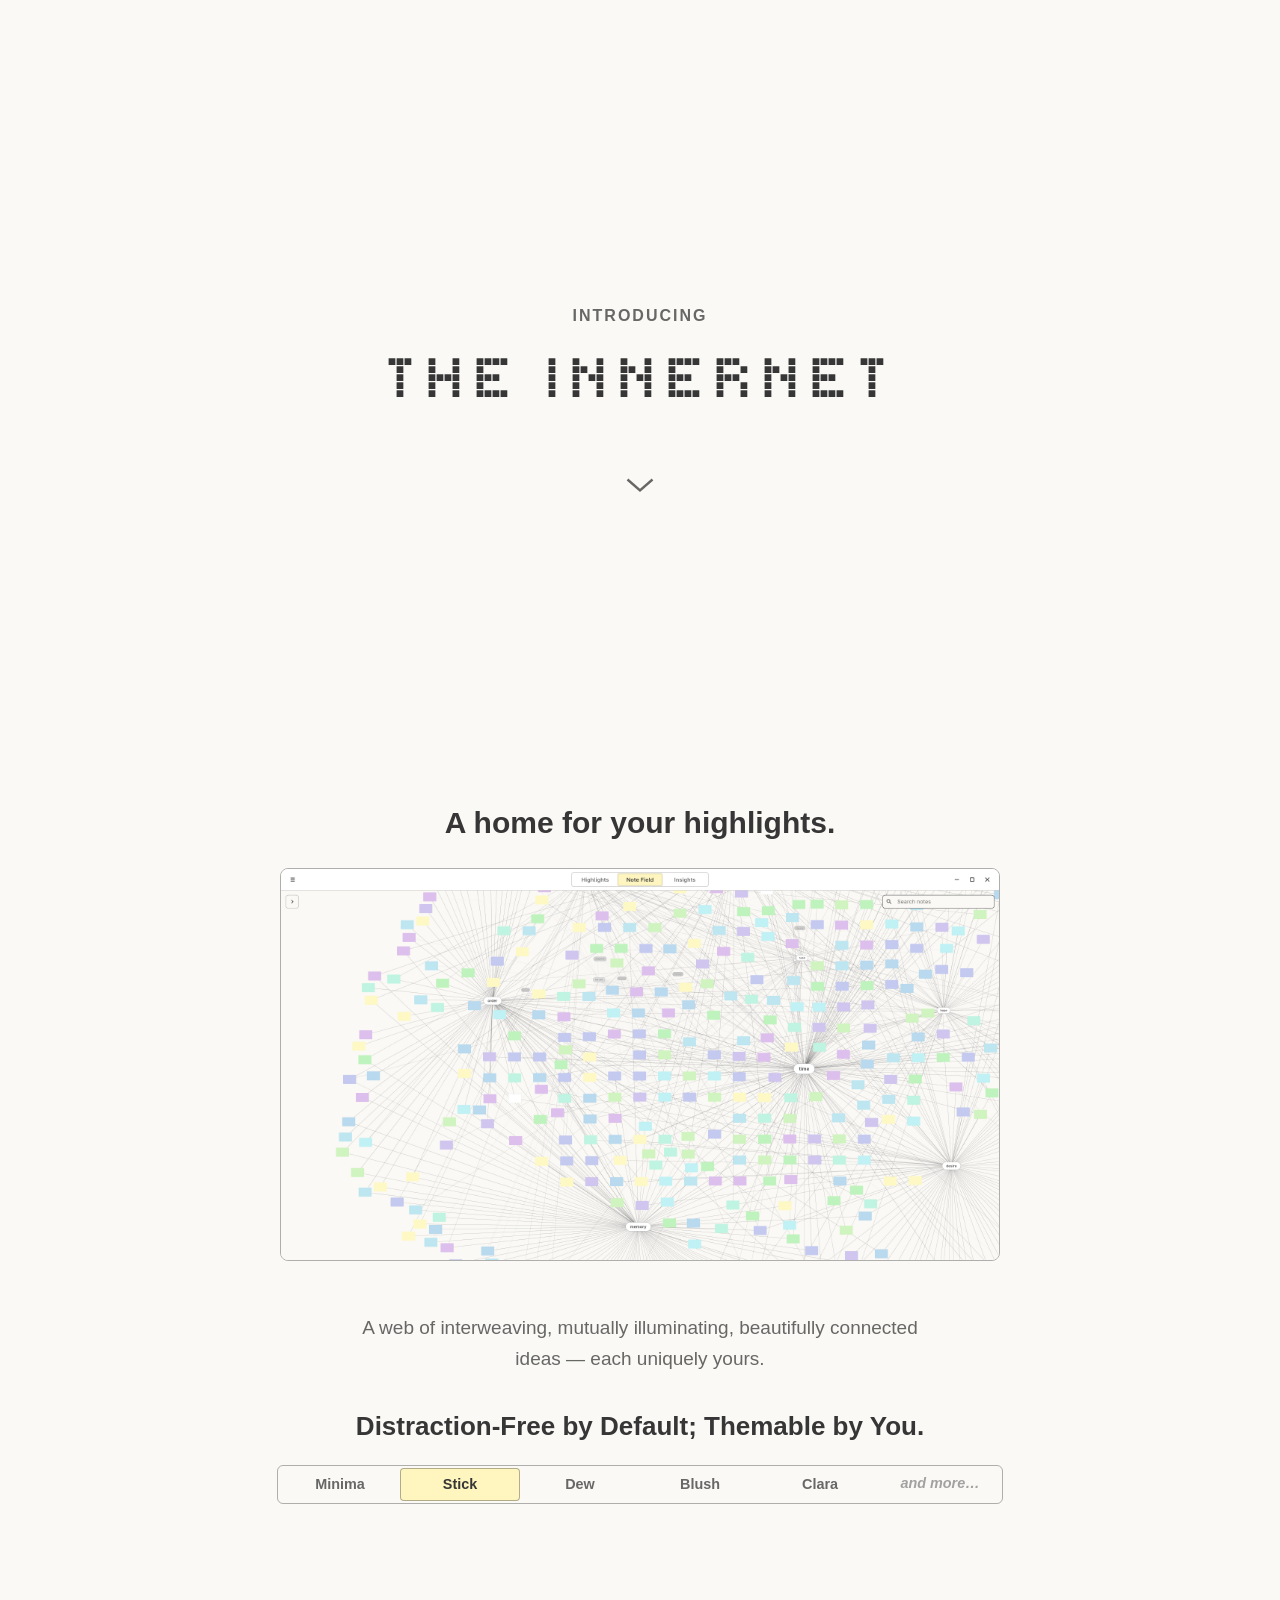
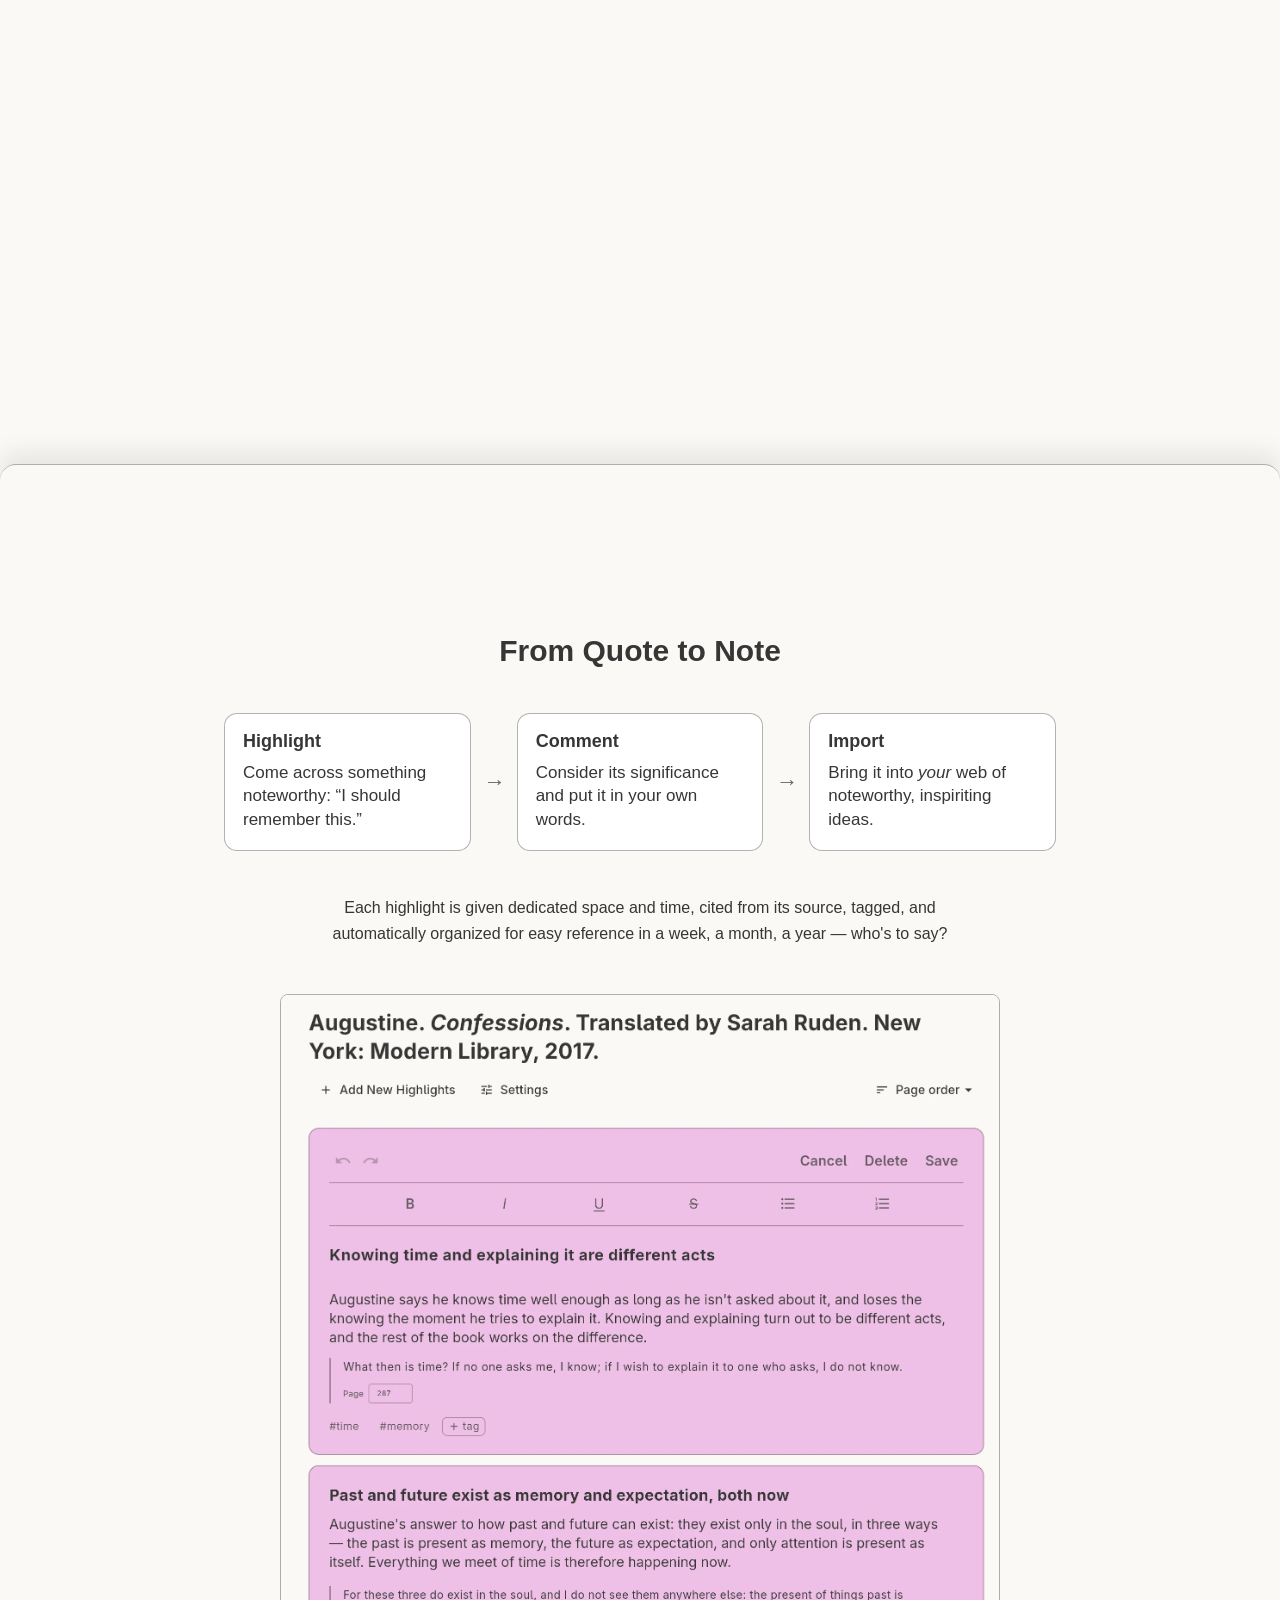
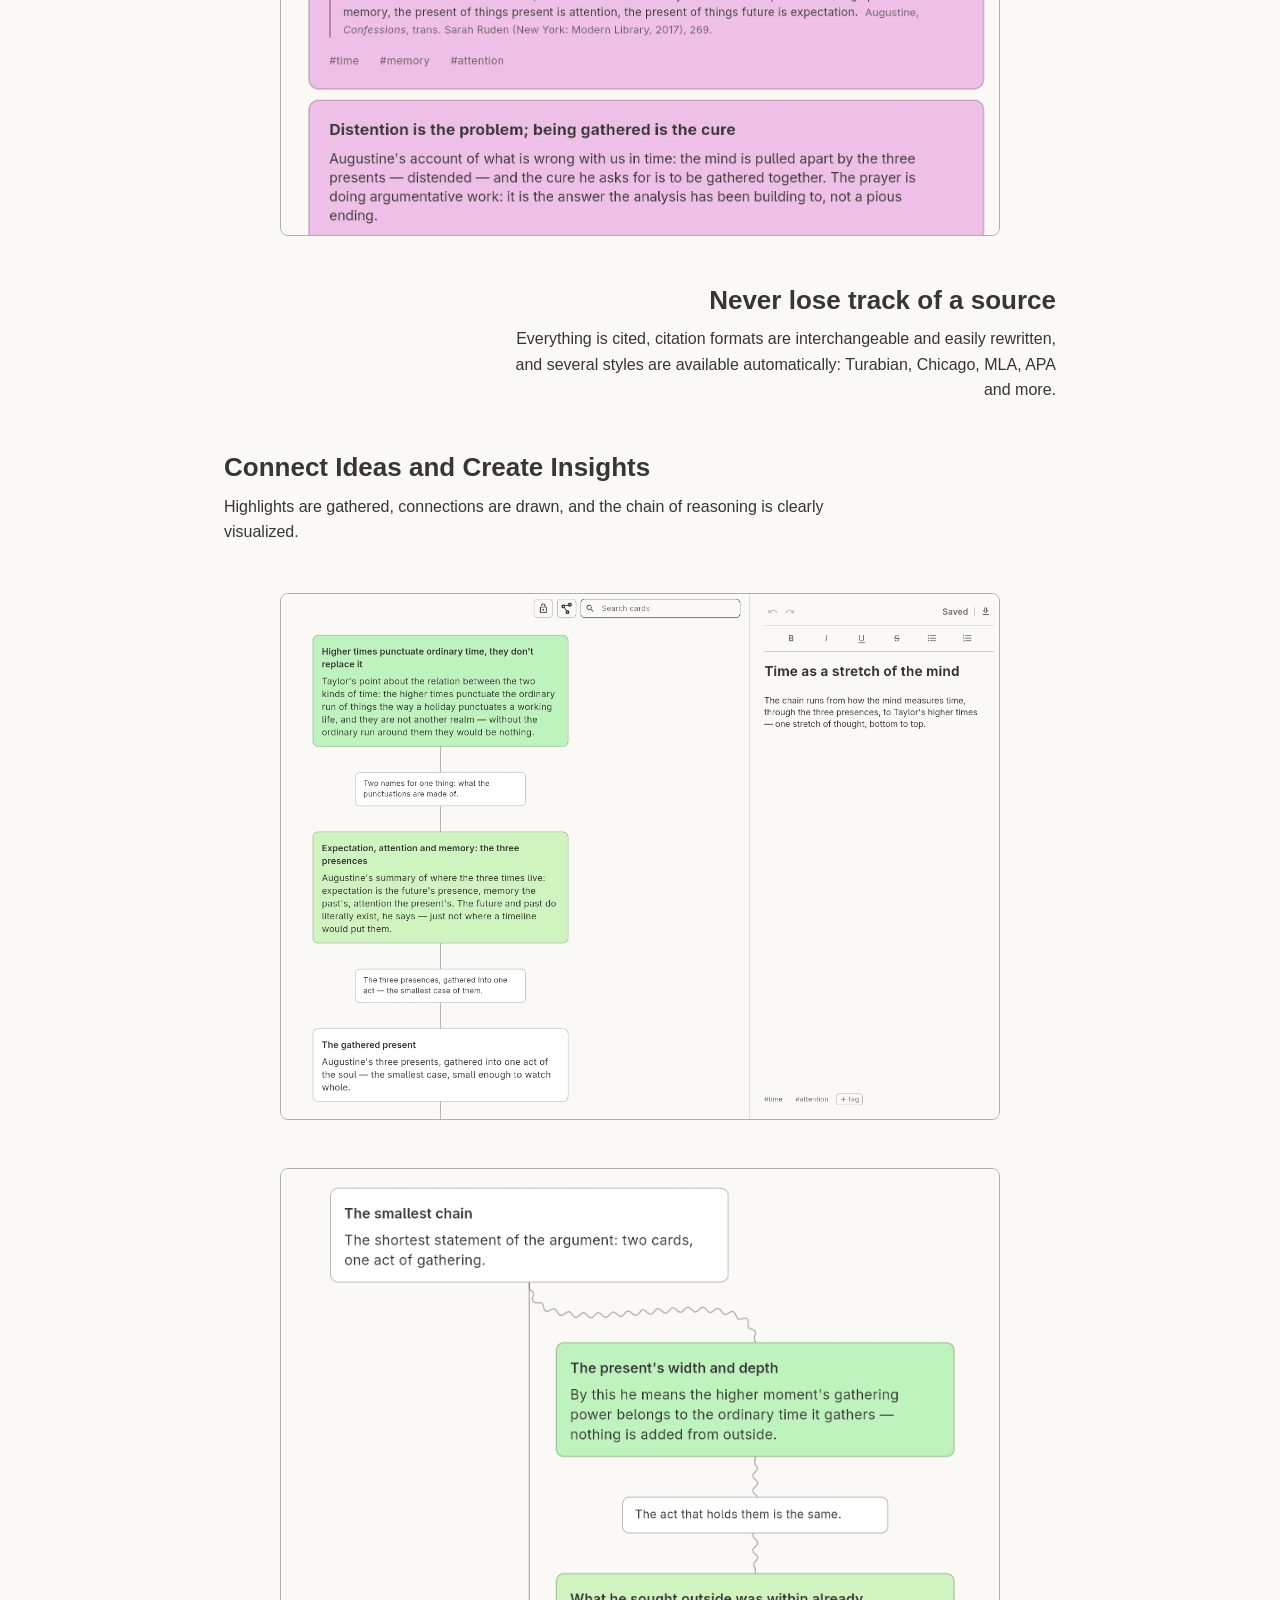
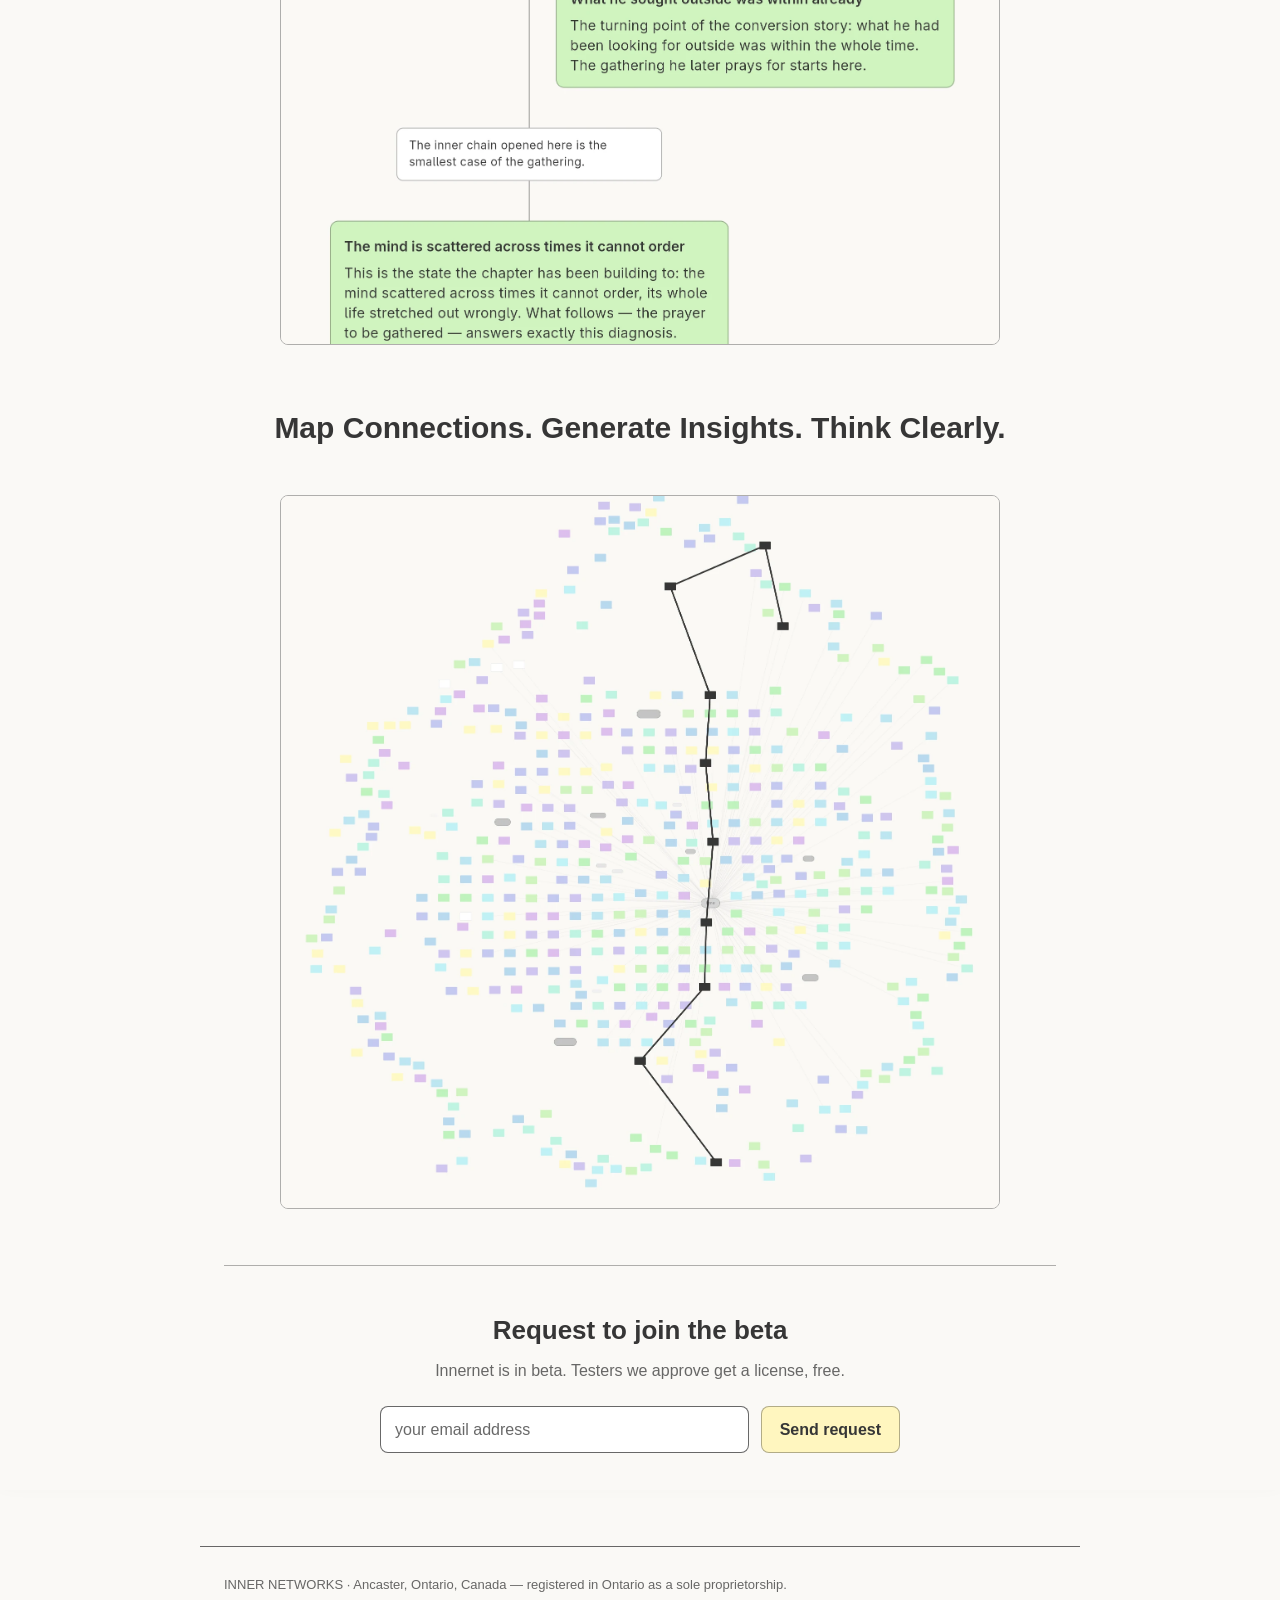
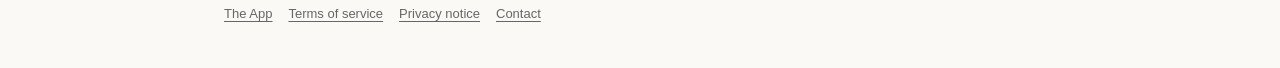
<file: index.html>
<!DOCTYPE html>
<html lang="en">
<head>
<meta charset="utf-8">
<meta name="viewport" content="width=device-width, initial-scale=1">
<title>Innernet — a home for your highlights</title>
<meta name="description" content="Innernet is a reader for the PDFs you keep coming back to: highlights become notes with citations, notes gather on a field, insights draw the connections.">
<link rel="stylesheet" href="style.css?v=20261020">
<script src="theme.js?v=20261020"></script>
<script src="beta.js?v=20261020" defer></script>
</head>
<body>
<main>
  <section class="hero mark">
    <p class="intro">Introducing</p>
    <p class="wordmark">THE INNERNET</p>
    <button class="scroll-cue" type="button" aria-label="Scroll down">
      <svg width="28" height="15" viewBox="0 0 28 15" aria-hidden="true">
        <path d="M1.5 1.5L14 12.5 26.5 1.5" stroke="currentColor" stroke-width="2.4" fill="none"/>
      </svg>
    </button>
  </section>

  <div class="display">
  <section class="home-card">
    <h2>A home for your highlights.</h2>
    <figure class="screen">
      <img src="images/minima/note-field.webp?v=20261020" data-shot="note-field" alt="The Note Field seen from far: over five hundred note cards from ten books laid out as a map, each tag a hub — order, language, habit, time, memory — with lines joining every card to what it shares.">
    </figure>
    <p class="tagline">A web of interweaving, mutually illuminating, beautifully connected ideas — each uniquely yours.</p>
  </section>

  <section class="themes">
    <h2>Distraction-Free by Default; Themable by You.</h2>
    <div class="theme-switch" aria-label="Theme"></div>
  </section>
  </div>

  <div class="sheet">
  <h2 class="process-head">From Quote to Note</h2>

  <ol class="process">
    <li>
      <h3>Highlight</h3>
      <p>Come across something noteworthy: “I should remember this.”</p>
    </li>
    <li>
      <h3>Comment</h3>
      <p>Consider its significance and put it in your own words.</p>
    </li>
    <li>
      <h3>Import</h3>
      <p>Bring it into <em>your</em> web of noteworthy, inspiriting ideas.</p>
    </li>
  </ol>

  <p class="process-lede">Each highlight is given dedicated space and time, cited from its source, tagged, and automatically organized for easy reference in a week, a month, a year — who's to say?</p>

  <figure class="screen">
    <img src="images/minima/editing-a-card.webp?v=20261020" data-shot="editing-a-card" alt="A document's cards being edited: titles written as one-sentence summaries, notes stating plainly what the author is saying, the quotation beneath with its Turabian citation and tags.">
  </figure>

  <section class="walk right">
    <h2>Never lose track of a source</h2>
    <p class="quiet">Everything is cited, citation formats are interchangeable and easily rewritten, and several styles are available automatically: Turabian, Chicago, MLA, APA and more.</p>
  </section>

  <section class="walk" style="margin-top:48px;">
    <h2>Connect Ideas and Create Insights</h2>
    <p>Highlights are gathered, connections are drawn, and the chain of reasoning is clearly visualized.</p>
  </section>

  <figure class="screen">
    <img src="images/minima/throughline.webp?v=20261020" data-shot="throughline" alt="An insight board: highlight cards linked by lines with comments, a throughline ending in an insight card.">
  </figure>

  <figure class="screen">
    <img src="images/minima/sub-throughline.webp?v=20261020" data-shot="sub-throughline" alt="A smaller chain on the same board: an insight card opening through two highlight cards joined by commented lines.">
  </figure>

  <h2 class="process-head">Map Connections. Generate Insights. Think Clearly.</h2>

  <figure class="screen">
    <img src="images/minima/field-throughline.webp?v=20261020" data-shot="field-throughline" alt="The Note Field seen from far, every other line faded: one dark throughline running straight down through the middle of five hundred cards, from a highlight in one book to the next and on through seven of them.">
  </figure>

  <hr class="rule">

  <section class="beta-ask" id="beta">
    <h2>Request to join the beta</h2>
    <p class="quiet beta-free">Innernet is in beta. Testers we approve get a license, free.</p>
    <form class="beta">
      <input type="email" name="email" required placeholder="your email address" autocomplete="email">
      <input type="text" name="website" class="beta-trap" tabindex="-1" autocomplete="off" aria-hidden="true">
      <button type="submit">Send request</button>
    </form>
  </section>
  </div>
</main>

<footer>
  <p>INNER NETWORKS · Ancaster, Ontario, Canada — registered in Ontario as a sole proprietorship.</p>
  <nav><a href="./">The App</a><a href="terms.html">Terms of service</a><a href="privacy.html">Privacy notice</a><a href="mailto:support@theinnernet.co">Contact</a></nav>
</footer>
</body>
</html>
</file>
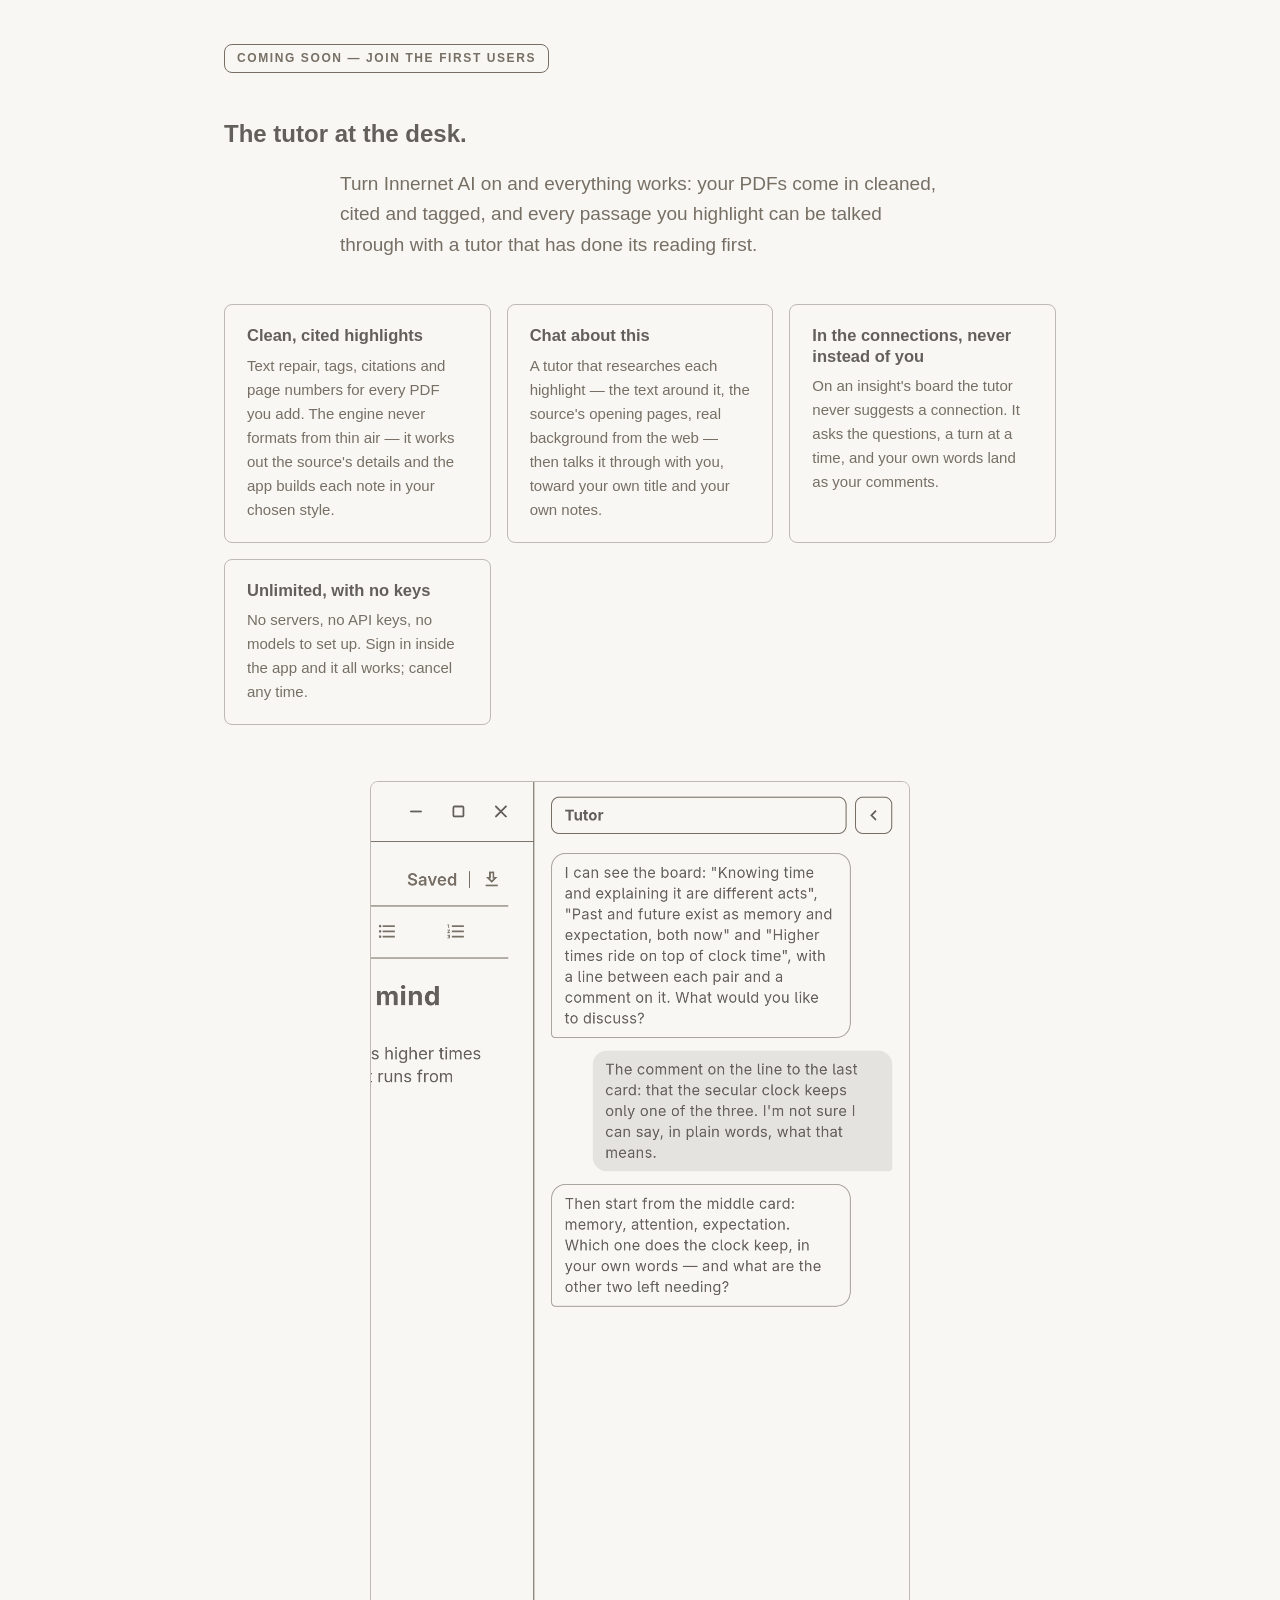
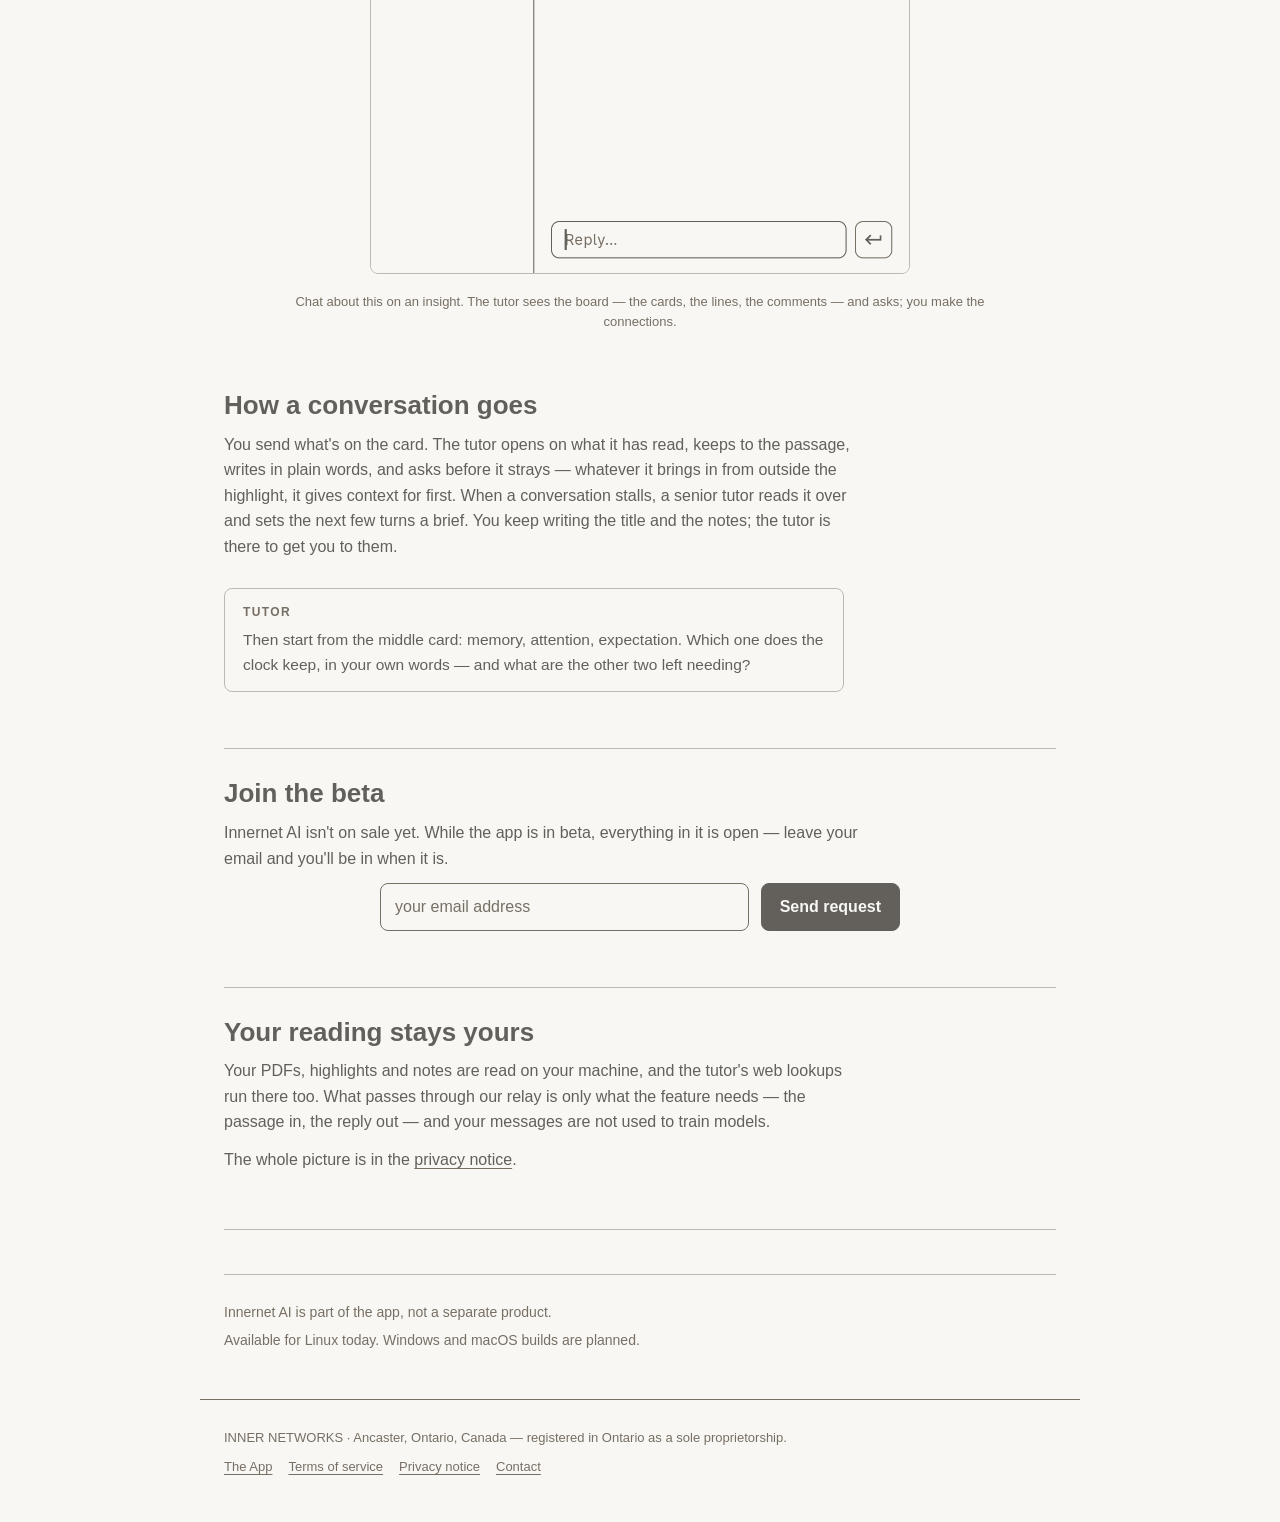
<file: ai.html>
<!DOCTYPE html>
<html lang="en">
<head>
<meta charset="utf-8">
<meta name="viewport" content="width=device-width, initial-scale=1">
<title>Innernet AI — one subscription, everything wired</title>
<meta name="description" content="Innernet AI: clean, cited, tagged highlights for every PDF, and a tutor that researches each passage and talks it through with you. In the beta now — request to join.">
<link rel="stylesheet" href="style.css?v=20261020">
<script src="theme.js?v=20261020"></script>
</head>
<body>
<main>
  <section class="hero">
    <p class="chip">coming soon — join the first users</p>
    <h1>The tutor at the desk.</h1>
    <p class="lede">Turn Innernet AI on and everything works: your PDFs come in cleaned, cited and tagged, and every passage you highlight can be talked through with a tutor that has done its reading first.</p>
  </section>

  <section class="points">
    <div><h3>Clean, cited highlights</h3><p>Text repair, tags, citations and page numbers for every PDF you add. The engine never formats from thin air — it works out the source's details and the app builds each note in your chosen style.</p></div>
    <div><h3>Chat about this</h3><p>A tutor that researches each highlight — the text around it, the source's opening pages, real background from the web — then talks it through with you, toward your own title and your own notes.</p></div>
    <div><h3>In the connections, never instead of you</h3><p>On an insight's board the tutor never suggests a connection. It asks the questions, a turn at a time, and your own words land as your comments.</p></div>
    <div><h3>Unlimited, with no keys</h3><p>No servers, no API keys, no models to set up. Sign in inside the app and it all works; cancel any time.</p></div>
  </section>

  <figure class="screen portrait">
    <img src="images/connections-chat.png" alt="Chat about this on an insight: the tutor has read the board, names each card it sees, and answers the reader's question with a question back.">
    <figcaption>Chat about this on an insight. The tutor sees the board — the cards, the lines, the comments — and asks; you make the connections.</figcaption>
  </figure>

  <section class="walk" style="margin-top:56px;">
    <h2>How a conversation goes</h2>
    <p>You send what's on the card. The tutor opens on what it has read, keeps to the passage, writes in plain words, and asks before it strays — whatever it brings in from outside the highlight, it gives context for first. When a conversation stalls, a senior tutor reads it over and sets the next few turns a brief. You keep writing the title and the notes; the tutor is there to get you to them.</p>
  </section>

  <div class="bubble" style="margin-top:28px;">
    <p class="who">Tutor</p>
    <p>Then start from the middle card: memory, attention, expectation. Which one does the clock keep, in your own words — and what are the other two left needing?</p>
  </div>

  <hr class="rule">

  <section class="walk" style="margin-top:28px;">
    <h2>Join the beta</h2>
    <p class="quiet">Innernet AI isn't on sale yet. While the app is in beta, everything in it is open — leave your email and you'll be in when it is.</p>
  </section>

  <form class="beta" onsubmit="location.href = 'mailto:support@theinnernet.co?subject=' + encodeURIComponent('Beta request') + '&body=' + encodeURIComponent(this.email.value); return false;">
    <input type="email" name="email" required placeholder="your email address" autocomplete="email">
    <button type="submit">Send request</button>
  </form>

  <hr class="rule">

  <section class="walk" style="margin-top:28px;">
    <h2>Your reading stays yours</h2>
    <p>Your PDFs, highlights and notes are read on your machine, and the tutor's web lookups run there too. What passes through our relay is only what the feature needs — the passage in, the reply out — and your messages are not used to train models.</p>
    <p class="quiet">The whole picture is in the <a href="privacy.html">privacy notice</a>.</p>
  </section>

  <hr class="rule">

  <section class="footnotes">
    <p>Innernet AI is part of the app, not a separate product.</p>
    <p>Available for Linux today. Windows and macOS builds are planned.</p>
  </section>
</main>

<footer>
  <p>INNER NETWORKS · Ancaster, Ontario, Canada — registered in Ontario as a sole proprietorship.</p>
  <nav><a href="./">The App</a><a href="terms.html">Terms of service</a><a href="privacy.html">Privacy notice</a><a href="mailto:support@theinnernet.co">Contact</a></nav>
</footer>
</body>
</html>
</file>
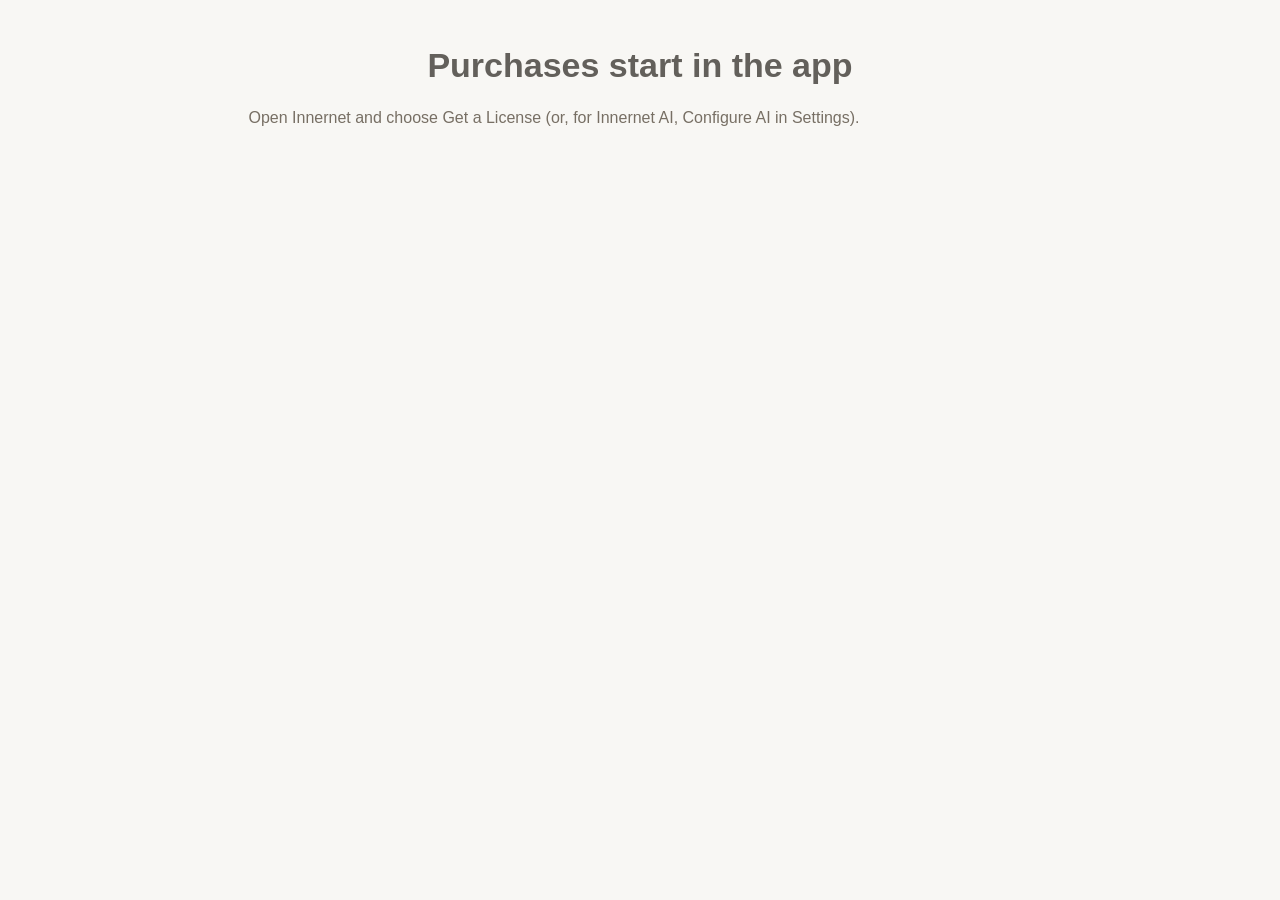
<file: checkout.html>
<!DOCTYPE html>
<html lang="en">
<head>
<meta charset="utf-8">
<meta name="viewport" content="width=device-width, initial-scale=1">
<title>Checkout — Innernet</title>
<meta name="robots" content="noindex">
<link rel="stylesheet" href="style.css?v=20261020">
<script src="theme.js?v=20261020"></script>
<script src="https://cdn.paddle.com/paddle/v2/paddle.js"></script>
</head>
<body>
<main>
  <!-- Paddle's default payment link: a purchase opens this page with
       ?_ptxn=…, and Paddle.js opens that checkout over it. -->
  <section class="doc" style="text-align:center;">
    <h1 id="title">Opening the checkout…</h1>
    <p class="quiet" id="note">Paddle, our merchant of record, takes the payment and adds any sales tax.</p>
  </section>
</main>
<script>
  // Which Paddle, and its client-side token (public by design).
  var PADDLE = { environment: 'production', token: 'live_84f5efdb9fa431c50028e8c7e9b' };

  function say(title, note) {
    document.getElementById('title').textContent = title;
    document.getElementById('note').textContent = note;
  }
  if (!new URLSearchParams(location.search).has('_ptxn')) {
    say('Purchases start in the app', 'Open Innernet and choose Get a License (or, for Innernet AI, Configure AI in Settings).');
  } else {
    if (PADDLE.environment === 'sandbox') Paddle.Environment.set('sandbox');
    Paddle.Initialize({
      token: PADDLE.token,
      eventCallback: function (event) {
        if (event.name === 'checkout.completed') {
          say('Thank you', 'You can close this tab and return to Innernet: it notices by itself in a few seconds. A license code is also emailed to you; keep it for your other computers.');
        } else if (event.name === 'checkout.closed') {
          say('Checkout closed', 'Nothing was charged. Return to Innernet to start again whenever you like.');
        }
      }
    });
  }
</script>
</body>
</html>
</file>
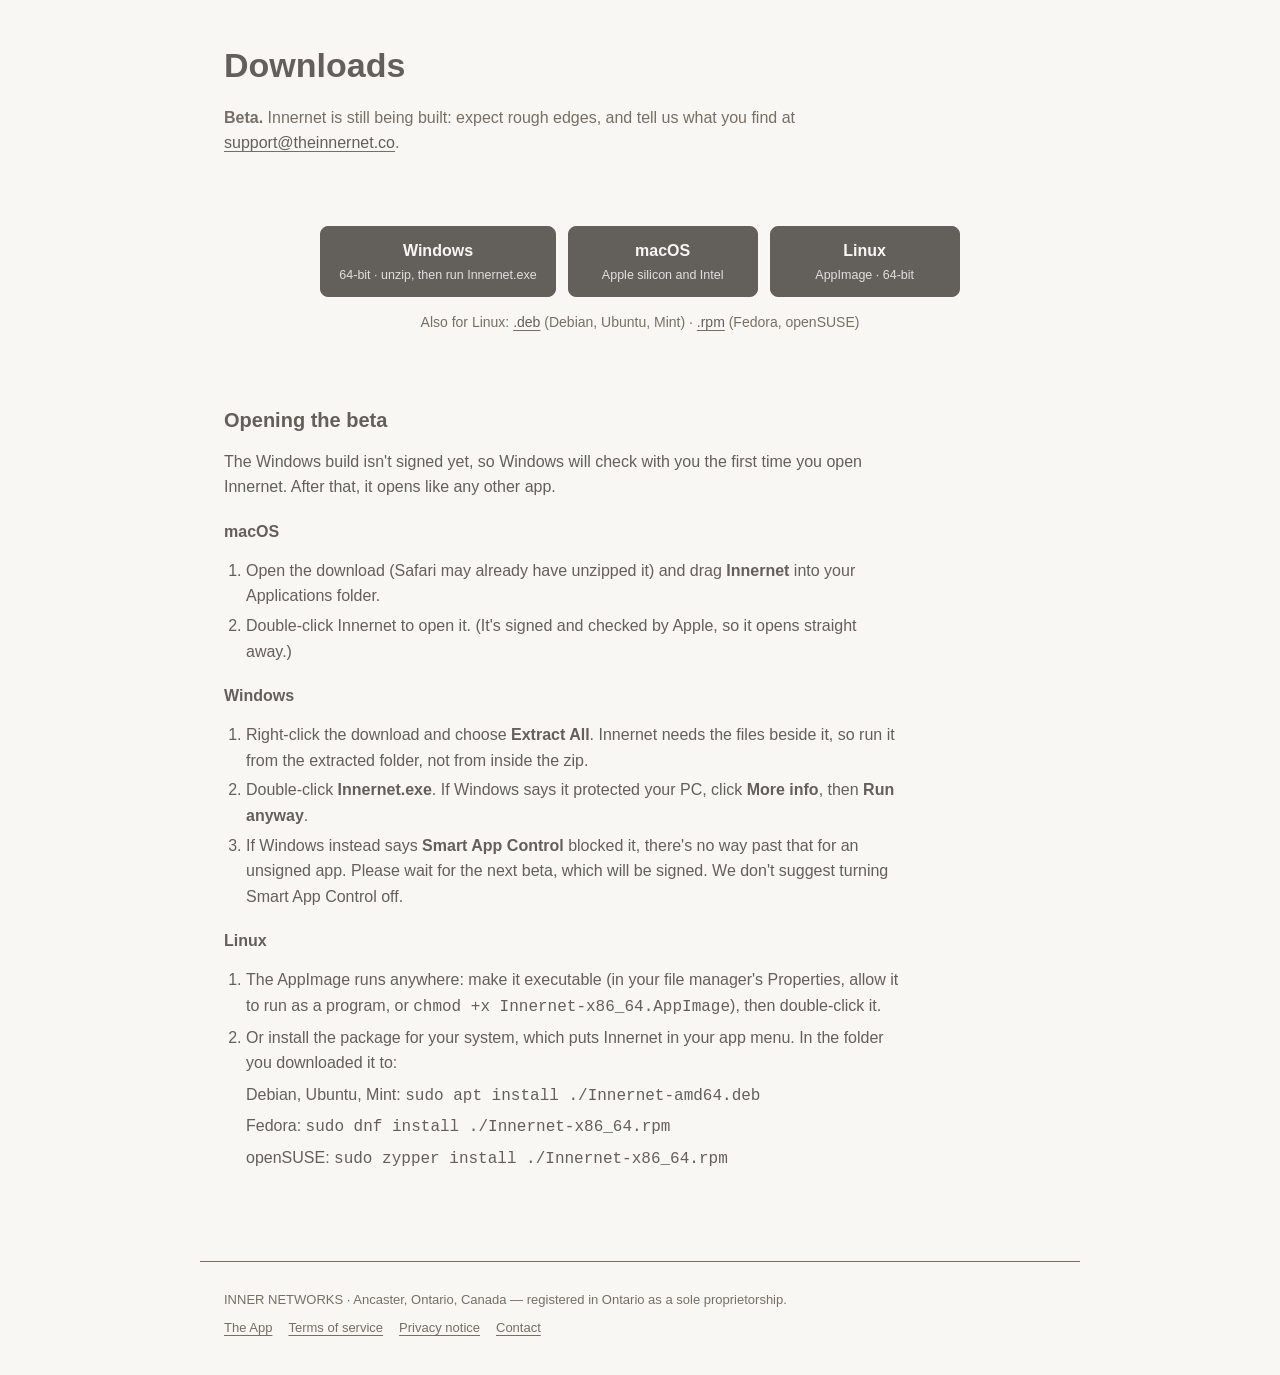
<file: downloads.html>
<!DOCTYPE html>
<html lang="en">
<head>
<meta charset="utf-8">
<meta name="viewport" content="width=device-width, initial-scale=1">
<title>Downloads — Innernet</title>
<meta name="description" content="Innernet's beta builds for Windows, macOS and Linux.">
<!-- Unlisted: sent to testers whose beta requests are approved. -->
<meta name="robots" content="noindex, nofollow">
<link rel="stylesheet" href="style.css?v=20261020">
<script src="theme.js?v=20261020"></script>
<script src="downloads.js?v=20261020" defer></script>
</head>
<body>
<main>
  <section class="doc">
    <h1>Downloads</h1>
    <p class="sub"><strong>Beta.</strong> Innernet is still being built: expect rough edges, and tell us what you find at <a href="mailto:support@theinnernet.co">support@theinnernet.co</a>.</p>
  </section>

  <section class="get">
    <div class="downloads">
      <!-- The builds (downloads.js keeps their links in one place). -->
      <a class="download soon" data-platform="windows" aria-disabled="true">Windows<span>64-bit · unzip, then run Innernet.exe</span></a>
      <a class="download soon" data-platform="macos" aria-disabled="true">macOS<span>Apple silicon and Intel</span></a>
      <a class="download soon" data-platform="linux" aria-disabled="true">Linux<span>AppImage · 64-bit</span></a>
    </div>
    <p class="quiet also">Also for Linux: <a class="soon" data-platform="deb" aria-disabled="true">.deb</a> (Debian, Ubuntu, Mint) · <a class="soon" data-platform="rpm" aria-disabled="true">.rpm</a> (Fedora, openSUSE)</p>
  </section>

  <section class="doc">
    <h2>Opening the beta</h2>
    <p>The Windows build isn't signed yet, so Windows will check with you the first time you open Innernet. After that, it opens like any other app.</p>

    <h3>macOS</h3>
    <ol>
      <li>Open the download (Safari may already have unzipped it) and drag <strong>Innernet</strong> into your Applications folder.</li>
      <li>Double-click Innernet to open it. (It's signed and checked by Apple, so it opens straight away.)</li>
    </ol>

    <h3>Windows</h3>
    <ol>
      <li>Right-click the download and choose <strong>Extract All</strong>. Innernet needs the files beside it, so run it from the extracted folder, not from inside the zip.</li>
      <li>Double-click <strong>Innernet.exe</strong>. If Windows says it protected your PC, click <strong>More info</strong>, then <strong>Run anyway</strong>.</li>
      <li>If Windows instead says <strong>Smart App Control</strong> blocked it, there's no way past that for an unsigned app. Please wait for the next beta, which will be signed. We don't suggest turning Smart App Control off.</li>
    </ol>

    <h3>Linux</h3>
    <ol>
      <li>The AppImage runs anywhere: make it executable (in your file manager's Properties, allow it to run as a program, or <code>chmod +x Innernet-x86_64.AppImage</code>), then double-click it.</li>
      <li>Or install the package for your system, which puts Innernet in your app menu. In the folder you downloaded it to:
        <ul class="commands">
          <li>Debian, Ubuntu, Mint: <code>sudo apt install ./Innernet-amd64.deb</code></li>
          <li>Fedora: <code>sudo dnf install ./Innernet-x86_64.rpm</code></li>
          <li>openSUSE: <code>sudo zypper install ./Innernet-x86_64.rpm</code></li>
        </ul>
      </li>
    </ol>
  </section>
</main>
<footer>
  <p>INNER NETWORKS · Ancaster, Ontario, Canada — registered in Ontario as a sole proprietorship.</p>
  <nav><a href="./">The App</a><a href="terms.html">Terms of service</a><a href="privacy.html">Privacy notice</a><a href="mailto:support@theinnernet.co">Contact</a></nav>
</footer>
</body>
</html>
</file>
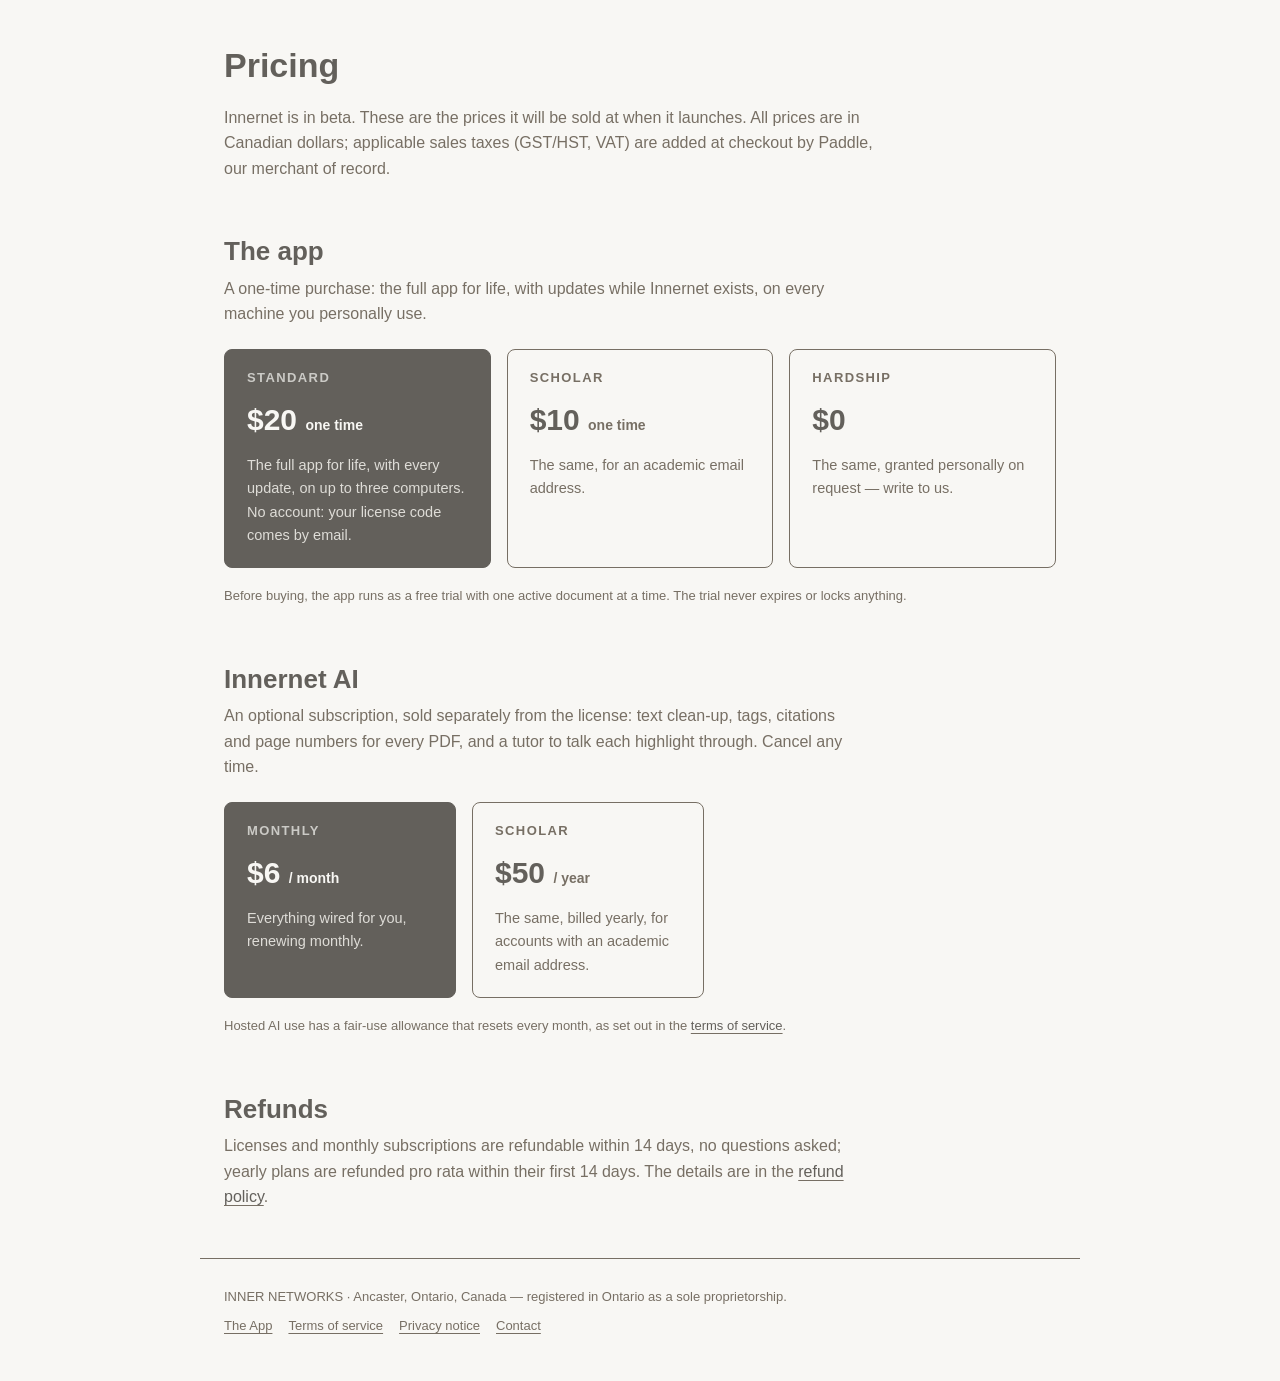
<file: pricing.html>
<!DOCTYPE html>
<html lang="en">
<head>
<meta charset="utf-8">
<meta name="viewport" content="width=device-width, initial-scale=1">
<title>Pricing — Innernet</title>
<meta name="description" content="Innernet's prices: a one-time license for the app, and an optional Innernet AI subscription.">
<!-- Unlisted for now. -->
<meta name="robots" content="noindex, nofollow">
<link rel="stylesheet" href="style.css?v=20261020">
<script src="theme.js?v=20261020"></script>
</head>
<body>
<main>
  <section class="doc">
    <h1>Pricing</h1>
    <p class="sub">Innernet is in beta. These are the prices it will be sold at when it launches. All prices are in Canadian dollars; applicable sales taxes (GST/HST, VAT) are added at checkout by Paddle, our merchant of record.</p>
  </section>

  <section class="pricing" style="margin-top:8px;">
    <h2>The app</h2>
    <p class="sub">A one-time purchase: the full app for life, with updates while Innernet exists, on every machine you personally use.</p>
    <div class="tiers">
      <div class="tier filled">
        <h4>Standard</h4>
        <div class="price">$20 <span>one time</span></div>
        <p>The full app for life, with every update, on up to three computers. No account: your license code comes by email.</p>
      </div>
      <div class="tier">
        <h4>Scholar</h4>
        <div class="price">$10 <span>one time</span></div>
        <p>The same, for an academic email address.</p>
      </div>
      <div class="tier">
        <h4>Hardship</h4>
        <div class="price">$0</div>
        <p>The same, granted personally on request — write to us.</p>
      </div>
    </div>
    <p class="tiny">Before buying, the app runs as a free trial with one active document at a time. The trial never expires or locks anything.</p>
  </section>

  <section class="pricing">
    <h2>Innernet AI</h2>
    <p class="sub">An optional subscription, sold separately from the license: text clean-up, tags, citations and page numbers for every PDF, and a tutor to talk each highlight through. Cancel any time.</p>
    <div class="tiers two">
      <div class="tier filled">
        <h4>Monthly</h4>
        <div class="price">$6 <span>/ month</span></div>
        <p>Everything wired for you, renewing monthly.</p>
      </div>
      <div class="tier">
        <h4>Scholar</h4>
        <div class="price">$50 <span>/ year</span></div>
        <p>The same, billed yearly, for accounts with an academic email address.</p>
      </div>
    </div>
    <p class="tiny">Hosted AI use has a fair-use allowance that resets every month, as set out in the <a href="terms.html">terms of service</a>.</p>
  </section>

  <section class="pricing">
    <h2>Refunds</h2>
    <p class="sub">Licenses and monthly subscriptions are refundable within 14 days, no questions asked; yearly plans are refunded pro rata within their first 14 days. The details are in the <a href="refund.html">refund policy</a>.</p>
  </section>
</main>

<footer>
  <p>INNER NETWORKS · Ancaster, Ontario, Canada — registered in Ontario as a sole proprietorship.</p>
  <nav><a href="./">The App</a><a href="terms.html">Terms of service</a><a href="privacy.html">Privacy notice</a><a href="mailto:support@theinnernet.co">Contact</a></nav>
</footer>
</body>
</html>
</file>
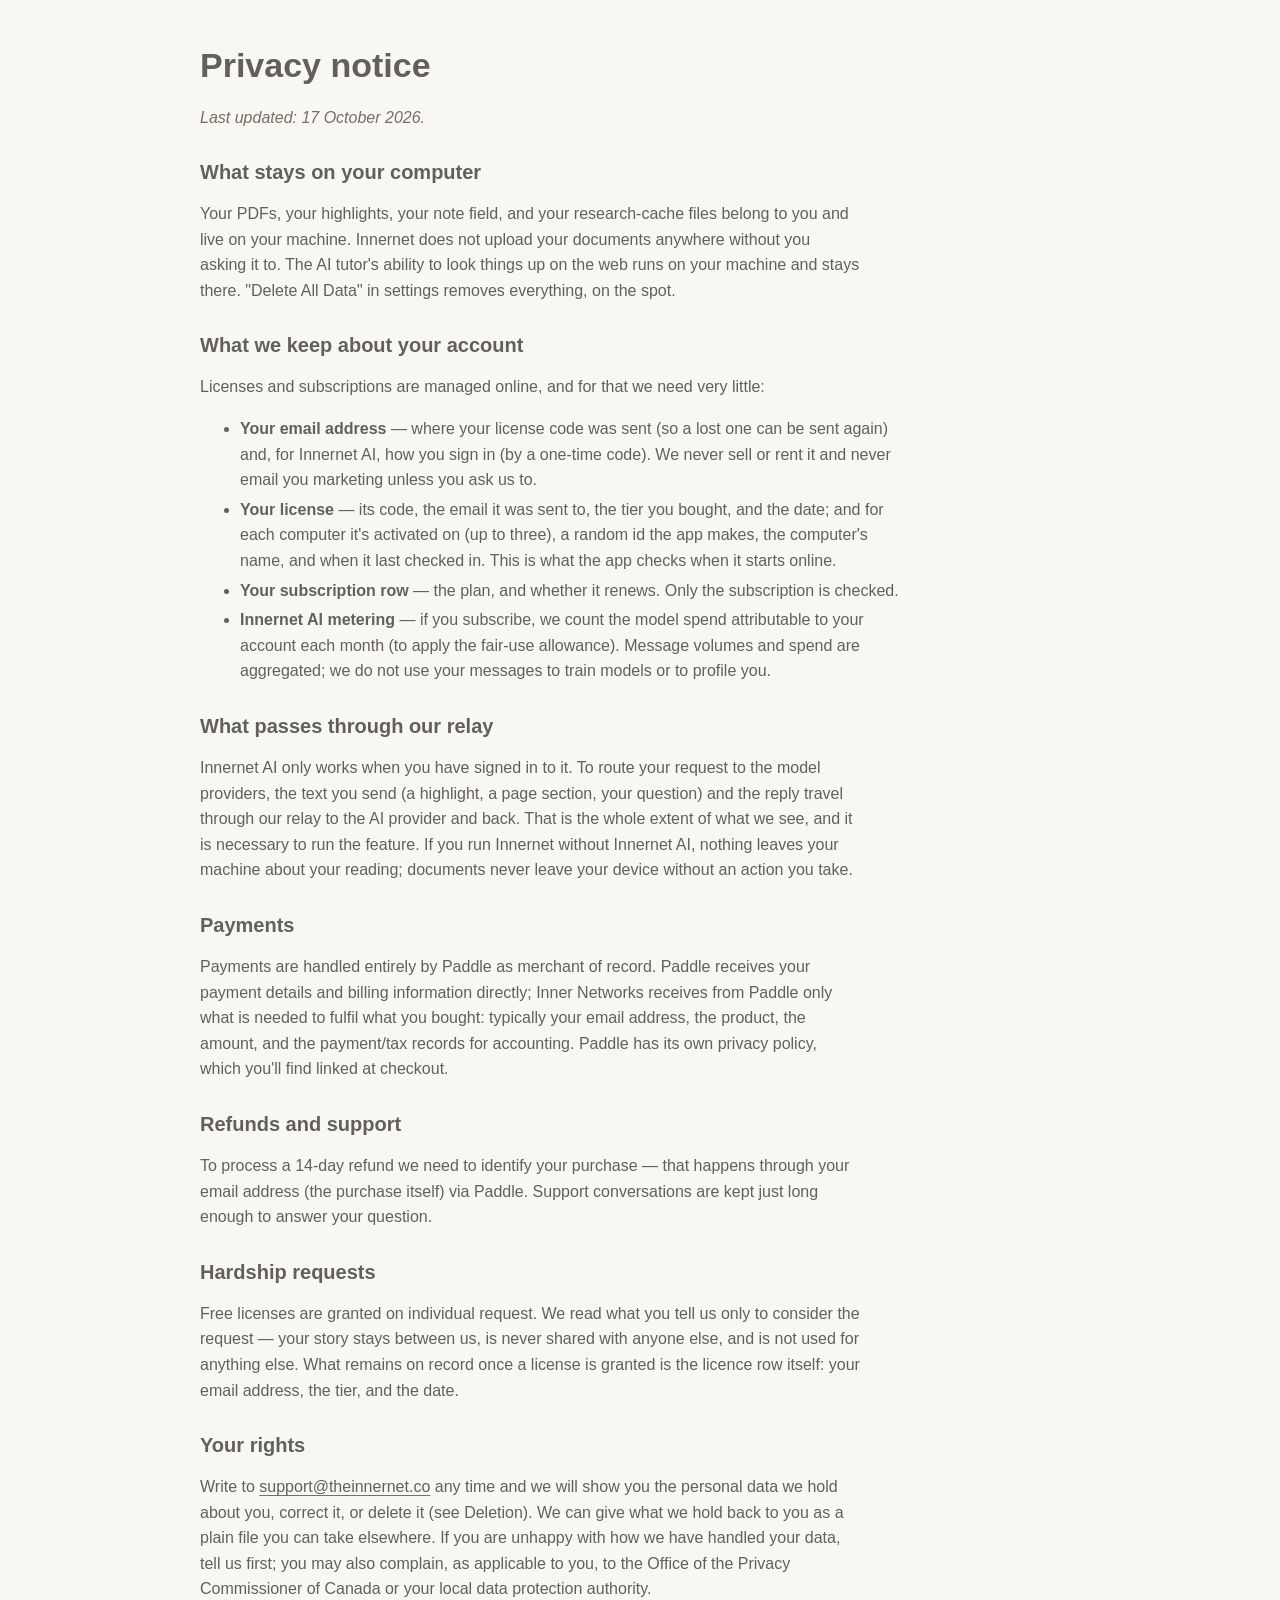
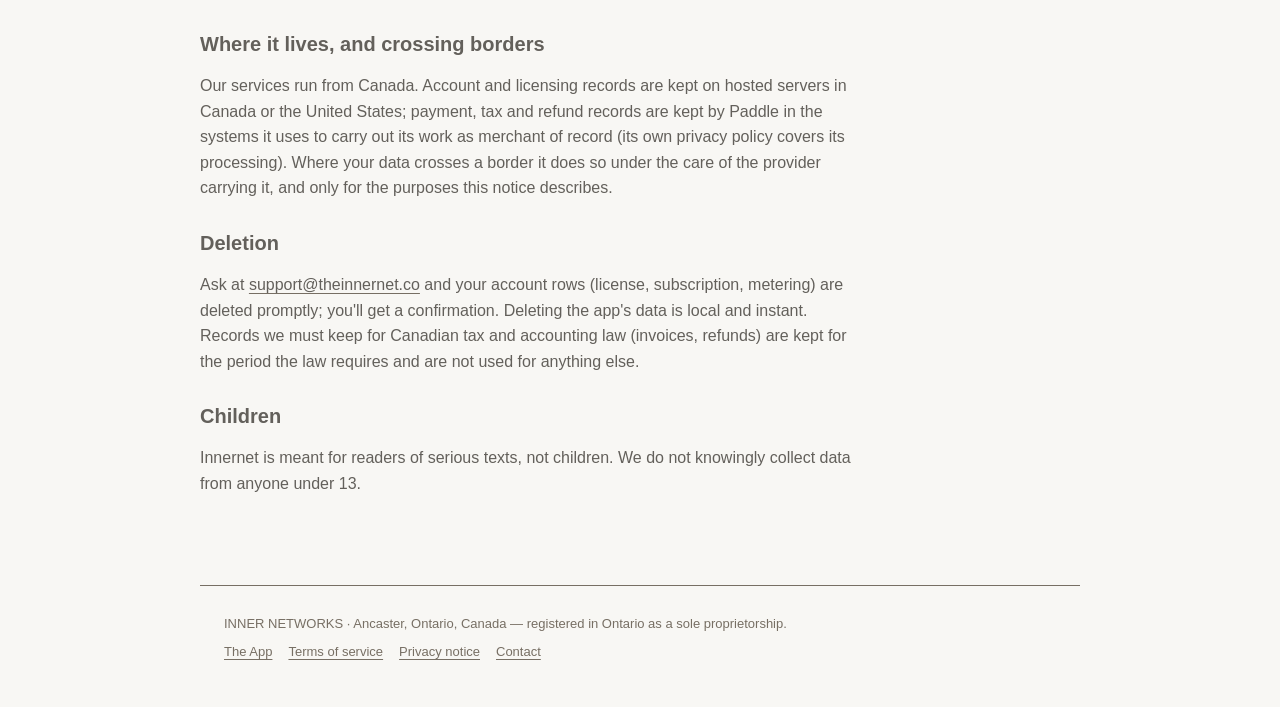
<file: privacy.html>
<!DOCTYPE html>
<html lang="en">
<head>
<meta charset="utf-8"><meta name="viewport" content="width=device-width, initial-scale=1">
<title>Privacy notice — Innernet</title>
<link rel="stylesheet" href="style.css?v=20261020">
<script src="theme.js?v=20261020"></script>
</head>
<body>
<main class="doc">
<h1>Privacy notice</h1>
<p><em>Last updated: 17 October 2026.</em></p>

<h2>What stays on your computer</h2>
<p>Your PDFs, your highlights, your note field, and your research-cache files belong to you and live on your machine. Innernet does not upload your documents anywhere without you asking it to. The AI tutor's ability to look things up on the web runs on your machine and stays there. "Delete All Data" in settings removes everything, on the spot.</p>

<h2>What we keep about your account</h2>
<p>Licenses and subscriptions are managed online, and for that we need very little:</p>
<ul>
  <li><strong>Your email address</strong> — where your license code was sent (so a lost one can be sent again) and, for Innernet AI, how you sign in (by a one-time code). We never sell or rent it and never email you marketing unless you ask us to.</li>
  <li><strong>Your license</strong> — its code, the email it was sent to, the tier you bought, and the date; and for each computer it's activated on (up to three), a random id the app makes, the computer's name, and when it last checked in. This is what the app checks when it starts online.</li>
  <li><strong>Your subscription row</strong> — the plan, and whether it renews. Only the subscription is checked.</li>
  <li><strong>Innernet AI metering</strong> — if you subscribe, we count the model spend attributable to your account each month (to apply the fair-use allowance). Message volumes and spend are aggregated; we do not use your messages to train models or to profile you.</li>
</ul>

<h2>What passes through our relay</h2>
<p>Innernet AI only works when you have signed in to it. To route your request to the model providers, the text you send (a highlight, a page section, your question) and the reply travel through our relay to the AI provider and back. That is the whole extent of what we see, and it is necessary to run the feature. If you run Innernet without Innernet AI, nothing leaves your machine about your reading; documents never leave your device without an action you take.</p>

<h2>Payments</h2>
<p>Payments are handled entirely by Paddle as merchant of record. Paddle receives your payment details and billing information directly; Inner Networks receives from Paddle only what is needed to fulfil what you bought: typically your email address, the product, the amount, and the payment/tax records for accounting. Paddle has its own privacy policy, which you'll find linked at checkout.</p>

<h2>Refunds and support</h2>
<p>To process a 14-day refund we need to identify your purchase — that happens through your email address (the purchase itself) via Paddle. Support conversations are kept just long enough to answer your question.</p>

<h2>Hardship requests</h2>
<p>Free licenses are granted on individual request. We read what you tell us only to consider the request — your story stays between us, is never shared with anyone else, and is not used for anything else. What remains on record once a license is granted is the licence row itself: your email address, the tier, and the date.</p>

<h2>Your rights</h2>
<p>Write to <a href="mailto:support@theinnernet.co">support@theinnernet.co</a> any time and we will show you the personal data we hold about you, correct it, or delete it (see Deletion). We can give what we hold back to you as a plain file you can take elsewhere. If you are unhappy with how we have handled your data, tell us first; you may also complain, as applicable to you, to the Office of the Privacy Commissioner of Canada or your local data protection authority.</p>

<h2>Where it lives, and crossing borders</h2>
<p>Our services run from Canada. Account and licensing records are kept on hosted servers in Canada or the United States; payment, tax and refund records are kept by Paddle in the systems it uses to carry out its work as merchant of record (its own privacy policy covers its processing). Where your data crosses a border it does so under the care of the provider carrying it, and only for the purposes this notice describes.</p>

<h2>Deletion</h2>
<p>Ask at <a href="mailto:support@theinnernet.co">support@theinnernet.co</a> and your account rows (license, subscription, metering) are deleted promptly; you'll get a confirmation. Deleting the app's data is local and instant. Records we must keep for Canadian tax and accounting law (invoices, refunds) are kept for the period the law requires and are not used for anything else.</p>

<h2>Children</h2>
<p>Innernet is meant for readers of serious texts, not children. We do not knowingly collect data from anyone under 13.</p>
</main>

<footer>
  <p>INNER NETWORKS · Ancaster, Ontario, Canada — registered in Ontario as a sole proprietorship.</p>
  <nav><a href="./">The App</a><a href="terms.html">Terms of service</a><a href="privacy.html">Privacy notice</a><a href="mailto:support@theinnernet.co">Contact</a></nav>
</footer>
</body>
</html>
</file>
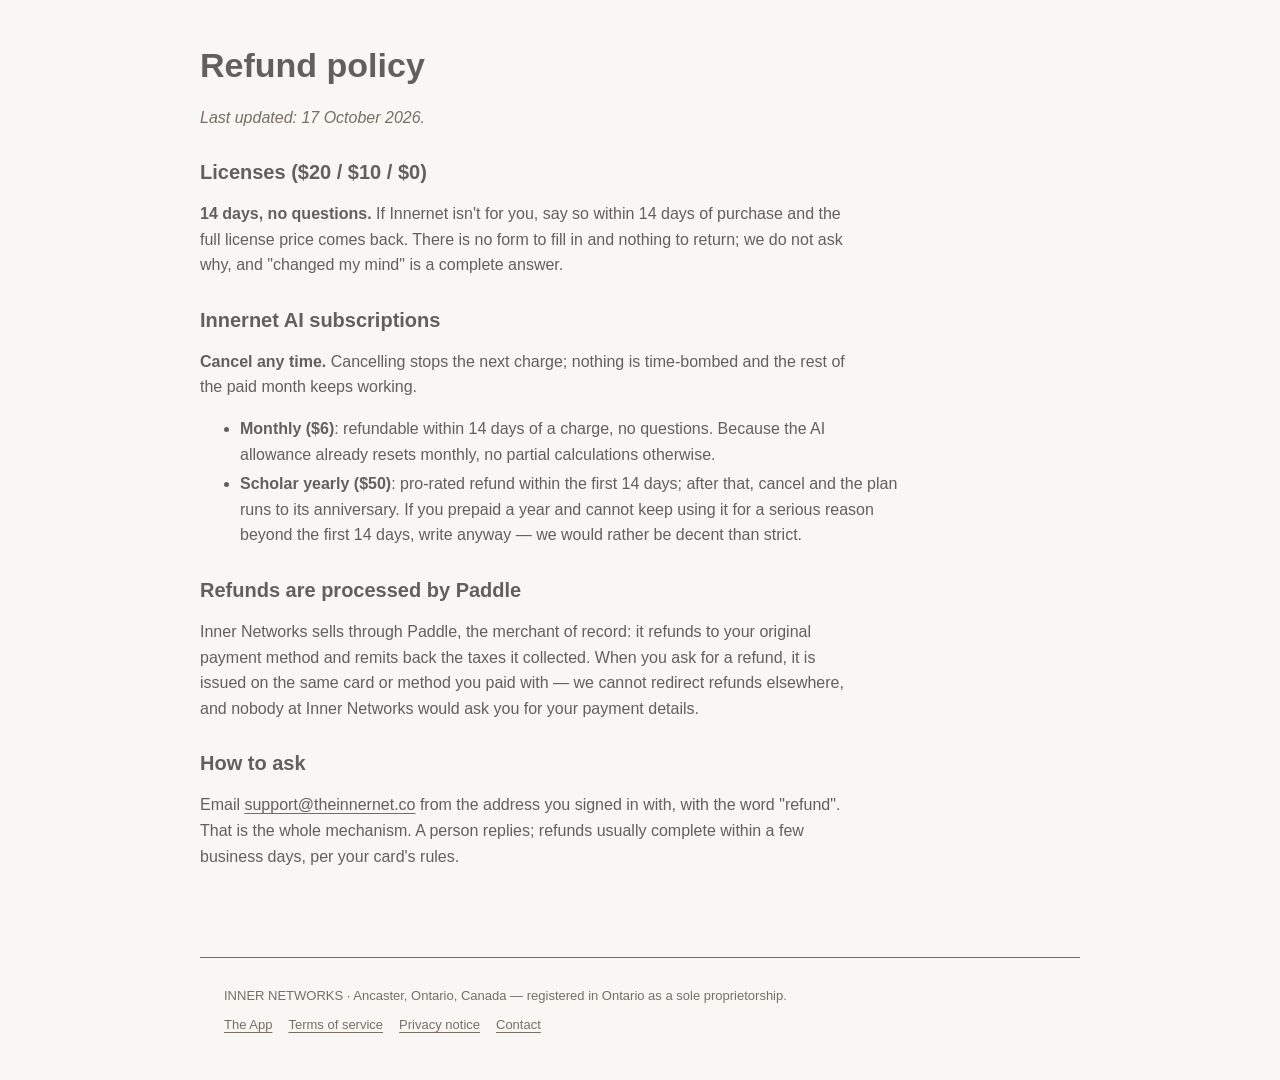
<file: refund.html>
<!DOCTYPE html>
<html lang="en">
<head>
<meta charset="utf-8"><meta name="viewport" content="width=device-width, initial-scale=1">
<title>Refund policy — Innernet</title>
<!-- Unlisted for now. -->
<meta name="robots" content="noindex, nofollow">
<link rel="stylesheet" href="style.css?v=20261020">
<script src="theme.js?v=20261020"></script>
</head>
<body>
<main class="doc">
<h1>Refund policy</h1>
<p><em>Last updated: 17 October 2026.</em></p>

<h2>Licenses ($20 / $10 / $0)</h2>
<p><strong>14 days, no questions.</strong> If Innernet isn't for you, say so within 14 days of purchase and the full license price comes back. There is no form to fill in and nothing to return; we do not ask why, and "changed my mind" is a complete answer.</p>

<h2>Innernet AI subscriptions</h2>
<p><strong>Cancel any time.</strong> Cancelling stops the next charge; nothing is time-bombed and the rest of the paid month keeps working.</p>
<ul>
  <li><strong>Monthly ($6)</strong>: refundable within 14 days of a charge, no questions. Because the AI allowance already resets monthly, no partial calculations otherwise.</li>
  <li><strong>Scholar yearly ($50)</strong>: pro-rated refund within the first 14 days; after that, cancel and the plan runs to its anniversary. If you prepaid a year and cannot keep using it for a serious reason beyond the first 14 days, write anyway — we would rather be decent than strict.</li>
</ul>

<h2>Refunds are processed by Paddle</h2>
<p>Inner Networks sells through Paddle, the merchant of record: it refunds to your original payment method and remits back the taxes it collected. When you ask for a refund, it is issued on the same card or method you paid with — we cannot redirect refunds elsewhere, and nobody at Inner Networks would ask you for your payment details.</p>

<h2>How to ask</h2>
<p>Email <a href="mailto:support@theinnernet.co">support@theinnernet.co</a> from the address you signed in with, with the word "refund". That is the whole mechanism. A person replies; refunds usually complete within a few business days, per your card's rules.</p>
</main>

<footer>
  <p>INNER NETWORKS · Ancaster, Ontario, Canada — registered in Ontario as a sole proprietorship.</p>
  <nav><a href="./">The App</a><a href="terms.html">Terms of service</a><a href="privacy.html">Privacy notice</a><a href="mailto:support@theinnernet.co">Contact</a></nav>
</footer>
</body>
</html>
</file>
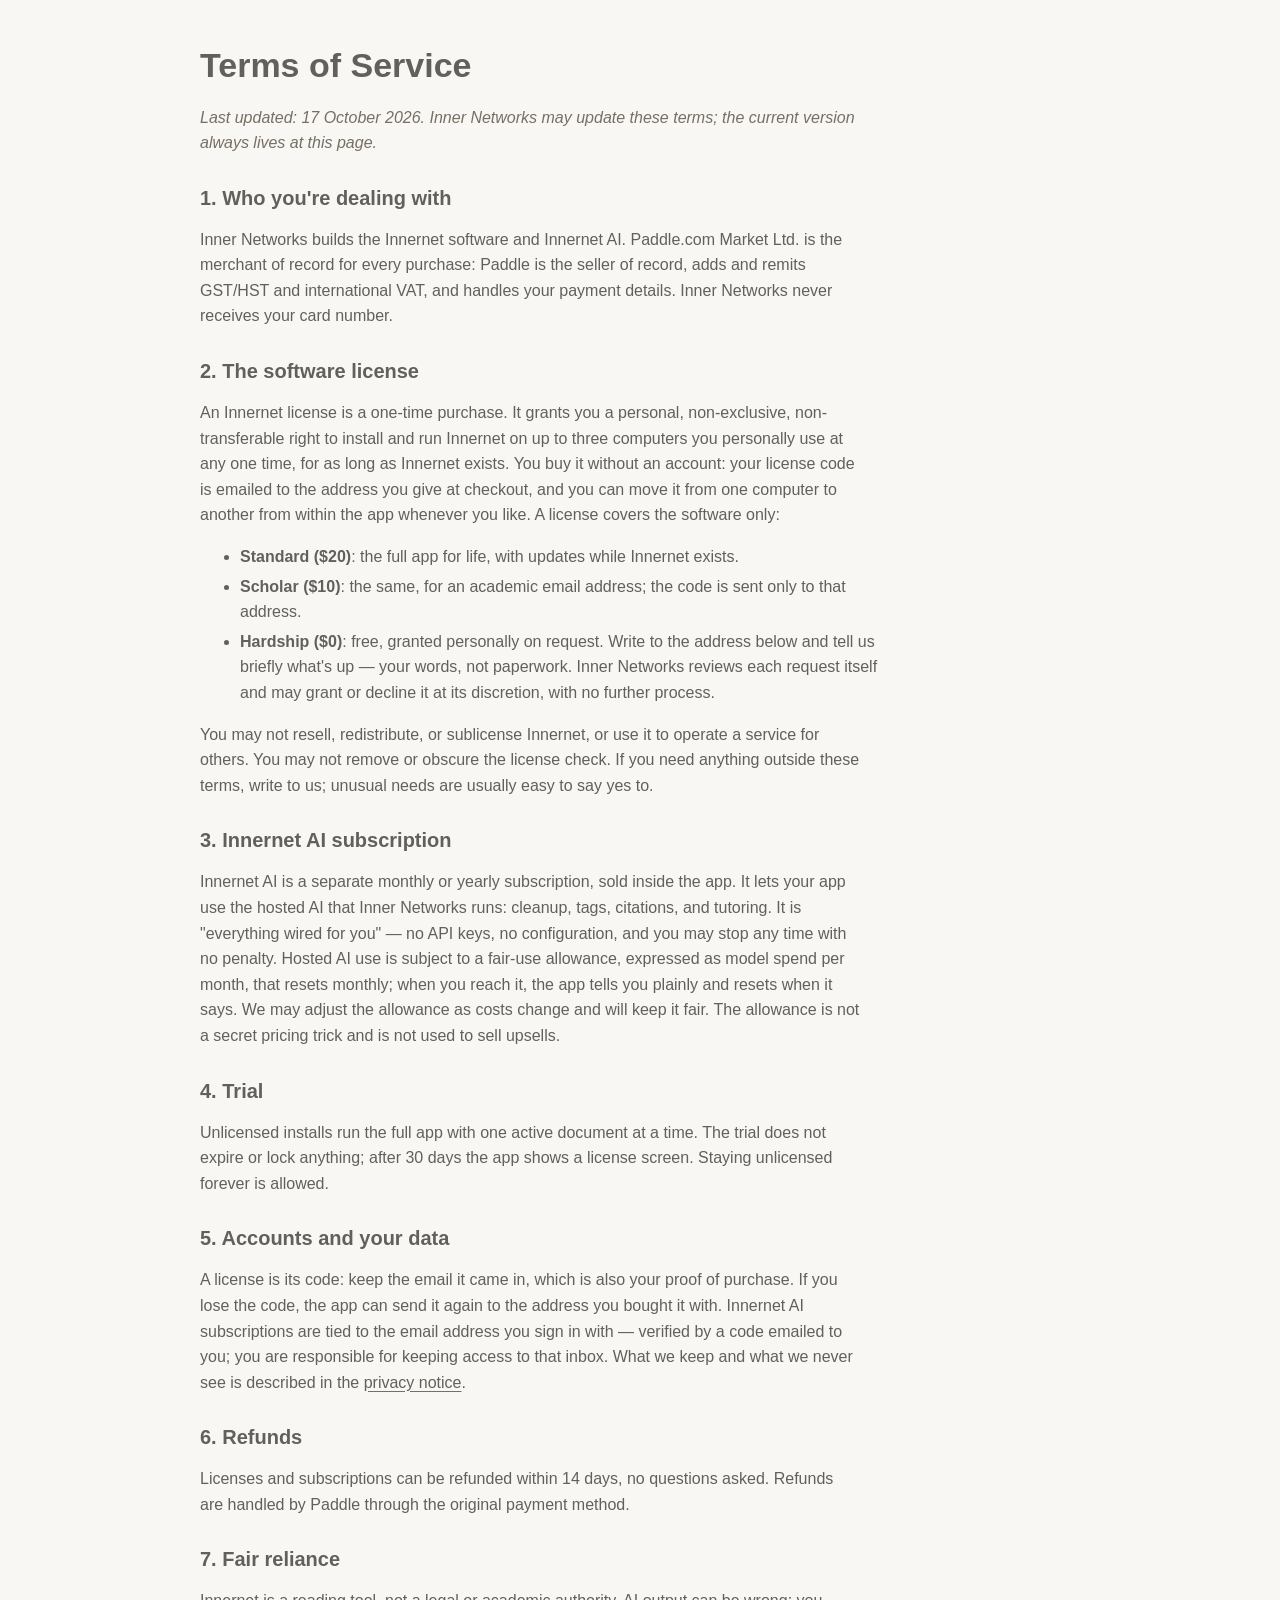
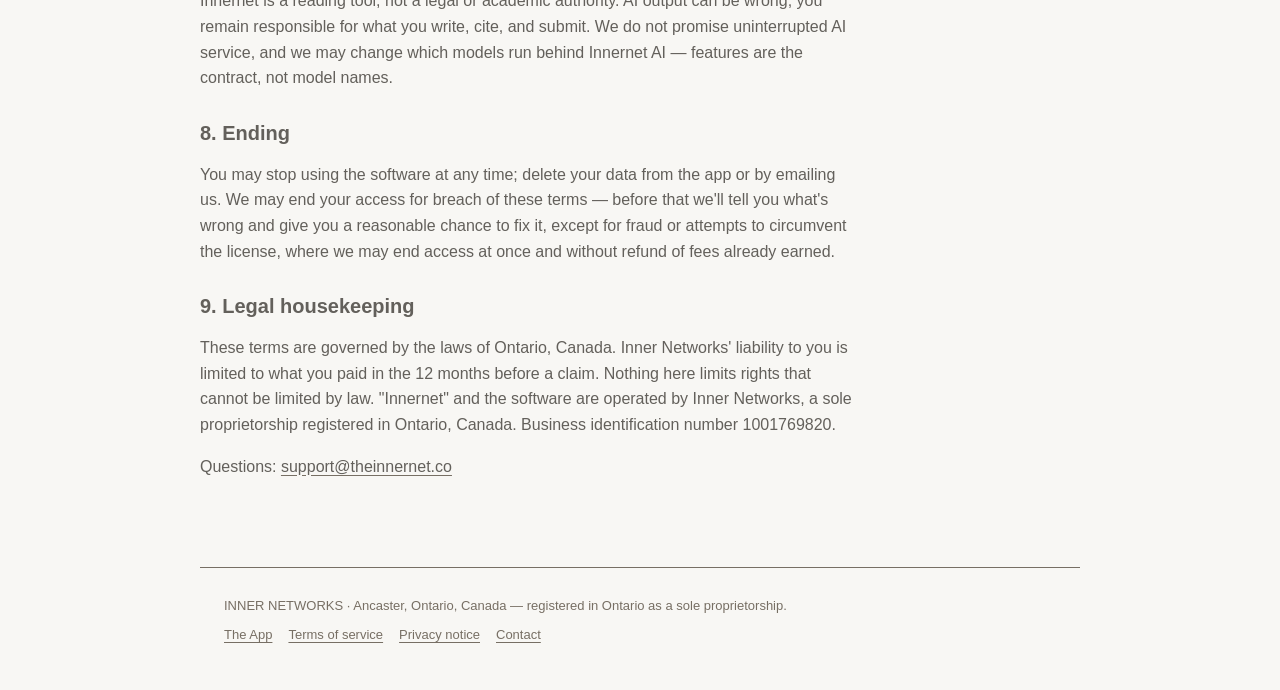
<file: terms.html>
<!DOCTYPE html>
<html lang="en">
<head>
<meta charset="utf-8"><meta name="viewport" content="width=device-width, initial-scale=1">
<title>Terms of Service — Innernet</title>
<link rel="stylesheet" href="style.css?v=20261020">
<script src="theme.js?v=20261020"></script>
</head>
<body>
<main class="doc">
<h1>Terms of Service</h1>
<p><em>Last updated: 17 October 2026. Inner Networks may update these terms; the current version always lives at this page.</em></p>

<h2>1. Who you're dealing with</h2>
<p>Inner Networks builds the Innernet software and Innernet AI. Paddle.com Market Ltd. is the merchant of record for every purchase: Paddle is the seller of record, adds and remits GST/HST and international VAT, and handles your payment details. Inner Networks never receives your card number.</p>

<h2>2. The software license</h2>
<p>An Innernet license is a one-time purchase. It grants you a personal, non-exclusive, non-transferable right to install and run Innernet on up to three computers you personally use at any one time, for as long as Innernet exists. You buy it without an account: your license code is emailed to the address you give at checkout, and you can move it from one computer to another from within the app whenever you like. A license covers the software only:</p>
<ul>
  <li><strong>Standard ($20)</strong>: the full app for life, with updates while Innernet exists.</li>
  <li><strong>Scholar ($10)</strong>: the same, for an academic email address; the code is sent only to that address.</li>
  <li><strong>Hardship ($0)</strong>: free, granted personally on request. Write to the address below and tell us briefly what's up — your words, not paperwork. Inner Networks reviews each request itself and may grant or decline it at its discretion, with no further process.</li>
</ul>
<p>You may not resell, redistribute, or sublicense Innernet, or use it to operate a service for others. You may not remove or obscure the license check. If you need anything outside these terms, write to us; unusual needs are usually easy to say yes to.</p>

<h2>3. Innernet AI subscription</h2>
<p>Innernet AI is a separate monthly or yearly subscription, sold inside the app. It lets your app use the hosted AI that Inner Networks runs: cleanup, tags, citations, and tutoring. It is "everything wired for you" — no API keys, no configuration, and you may stop any time with no penalty. Hosted AI use is subject to a fair-use allowance, expressed as model spend per month, that resets monthly; when you reach it, the app tells you plainly and resets when it says. We may adjust the allowance as costs change and will keep it fair. The allowance is not a secret pricing trick and is not used to sell upsells.</p>

<h2>4. Trial</h2>
<p>Unlicensed installs run the full app with one active document at a time. The trial does not expire or lock anything; after 30 days the app shows a license screen. Staying unlicensed forever is allowed.</p>

<h2>5. Accounts and your data</h2>
<p>A license is its code: keep the email it came in, which is also your proof of purchase. If you lose the code, the app can send it again to the address you bought it with. Innernet AI subscriptions are tied to the email address you sign in with — verified by a code emailed to you; you are responsible for keeping access to that inbox. What we keep and what we never see is described in the <a href="privacy.html">privacy notice</a>.</p>

<h2>6. Refunds</h2>
<p>Licenses and subscriptions can be refunded within 14 days, no questions asked. Refunds are handled by Paddle through the original payment method.</p>

<h2>7. Fair reliance</h2>
<p>Innernet is a reading tool, not a legal or academic authority. AI output can be wrong; you remain responsible for what you write, cite, and submit. We do not promise uninterrupted AI service, and we may change which models run behind Innernet AI — features are the contract, not model names.</p>

<h2>8. Ending</h2>
<p>You may stop using the software at any time; delete your data from the app or by emailing us. We may end your access for breach of these terms — before that we'll tell you what's wrong and give you a reasonable chance to fix it, except for fraud or attempts to circumvent the license, where we may end access at once and without refund of fees already earned.</p>

<h2>9. Legal housekeeping</h2>
<p>These terms are governed by the laws of Ontario, Canada. Inner Networks' liability to you is limited to what you paid in the 12 months before a claim. Nothing here limits rights that cannot be limited by law. "Innernet" and the software are operated by Inner Networks, a sole proprietorship registered in Ontario, Canada. Business identification number 1001769820.</p>

<p>Questions: <a href="mailto:support@theinnernet.co">support@theinnernet.co</a></p>
</main>

<footer>
  <p>INNER NETWORKS · Ancaster, Ontario, Canada — registered in Ontario as a sole proprietorship.</p>
  <nav><a href="./">The App</a><a href="terms.html">Terms of service</a><a href="privacy.html">Privacy notice</a><a href="mailto:support@theinnernet.co">Contact</a></nav>
</footer>
</body>
</html>
</file>
<file: style.css>
/* THE INNERNET — the app's own styling, carried over to the site: its
   theme's colours (Minima's three by default: paper, stone, ink), Tiny5 LCD
   for the mark, outlines between lights, rounded 8, quiet stone labels.
   Each of the app's themes is a set of the same variables below (from its
   CSS file in the app's themes/), chosen by <html data-theme> (theme.js). */

@font-face {
  font-family: 'Tiny5';
  src: url('fonts/Tiny5-LCDRegular.ttf') format('truetype');
  font-weight: normal;
  font-style: normal;
  font-display: swap;
}

:root, [data-theme="minima"] {
  --paper: #F8F7F4;
  --stone: #776F64;
  --ink: #63605B;
  /* stone and paper, mixed, for hairlines and fills that aren't full stone */
  --line: color-mix(in srgb, var(--stone) 45%, var(--paper));
  --page: var(--paper);          /* what the page is drawn on */
  --selected: var(--stone);      /* the theme switch's indicator */
  --on-selected: var(--paper);
  --accent: var(--ink);          /* filled buttons */
  --on-accent: var(--paper);
  --fill-line: transparent;      /* an outline round filled things, where they're as pale as the page (Stick) */
  --accent-border: var(--accent);
  --wash: color-mix(in srgb, var(--stone) 8%, var(--paper));
  --deep: color-mix(in srgb, var(--stone) 16%, var(--paper));
  --radius: 8px;
}
[data-theme="stick"] {
  --paper: #FFFFFF; --stone: rgba(54, 54, 54, 0.75); --ink: #363636; --line: rgba(0, 0, 0, 0.3);
  --page: #FAF9F6; --selected: #FFF6BF; --on-selected: #363636; --accent: #FFF6BF; --on-accent: #363636;
  --fill-line: rgba(0, 0, 0, 0.3); --accent-border: var(--fill-line);
}
[data-theme="dew"] {
  --paper: #FCFEFF; --stone: #5F6C78; --ink: #3F4952; --line: #B7C6D4; --page: #F1F8FD;
  --selected: #B7DCFD; --on-selected: #3F4952; --accent: #95CAF8; --on-accent: #3F4952;
}
[data-theme="blush"] {
  --paper: #FFFDFD; --stone: #79666B; --ink: #514347; --line: #D4BFC5; --page: #FDF4F6;
  --selected: #FAC8D6; --on-selected: #514347; --accent: #F3ADC2; --on-accent: #514347;
}
[data-theme="mint"] {
  --paper: #FCFEFD; --stone: #607067; --ink: #3F4B44; --line: #B7C9BF; --page: #F1F9F4;
  --selected: #B6E4CA; --on-selected: #3F4B44; --accent: #93D6B1; --on-accent: #3F4B44;
}
[data-theme="lilac"] {
  --paper: #FEFDFF; --stone: #6E6978; --ink: #494551; --line: #C8C2D4; --page: #F8F5FD;
  --selected: #DDCFFA; --on-selected: #494551; --accent: #CCB8F4; --on-accent: #494551;
}
[data-theme="clara"] {
  --paper: #FFFFFF; --stone: rgba(54, 54, 54, 0.75); --ink: #363636; --line: rgba(0, 0, 0, 0.3);
  --page: #F5F5F5; --selected: #3069D0; --on-selected: #FFFFFF; --accent: #3069D0; --on-accent: #FFFFFF;
}

/* A change of theme glides rather than snaps. */
body, a, h1, h2, h3, h4, .intro, .wordmark, .tagline, .quiet, footer, footer nav a,
figure.screen img, .rule, .beta input, .beta button, .theme-switch, .theme-switch button,
.process li, .process h3, .process p, .process li:not(:first-child)::before {
  transition: background-color .35s ease, color .35s ease, border-color .35s ease;
}

* { box-sizing: border-box; }

body {
  margin: 0;
  overflow-x: clip;   /* the full-width sheet's 100vw counts the scroll bar */
  color: var(--ink);
  background: var(--page);
  font-family: 'Inter', 'Segoe UI', 'Helvetica Neue', Arial, sans-serif;
  font-size: 16px;
  line-height: 1.6;
  -webkit-font-smoothing: antialiased;
}

a { color: var(--ink); text-decoration-color: var(--stone); text-underline-offset: 3px; }
a:hover { color: var(--stone); }

h1, h2, h3, h4 { font-weight: 600; color: var(--ink); line-height: 1.25; }

main { max-width: 880px; margin: 0 auto; padding: 0 24px; }

/* The top of the home page: the wordmark centred in the space above the
   fold, and the next heading with the very top of the screenshot just
   peeking over the bottom edge (.mark) — a hint of what's below. */
.hero { padding: 44px 0 24px; }
.hero.mark {
  padding: 0;
  min-height: calc(100vh - 96px);
  display: flex; flex-direction: column;
  justify-content: center; align-items: center;
  text-align: center;
}
.intro {
  font-size: 16px; font-weight: 600; letter-spacing: 2px;
  text-transform: uppercase; color: var(--stone); margin: 0 0 14px;
}
.wordmark {
  font-family: 'Tiny5', monospace;
  font-size: 72px; letter-spacing: 8px; line-height: 1;
  color: var(--ink); margin: 0;
}
.home-card { text-align: center; }
.home-card h2 { font-size: 30px; margin: 0 0 26px; }
/* the caption's gone; the gap it left stays between image and tagline */
.home-card figure.screen { margin: 0 auto 52px; }
.tagline {
  font-size: 19px; color: var(--stone); max-width: 560px; margin: 0 auto;
}
.home-card { padding-bottom: 36px; }
.chip {
  display: inline-block; border: 1px solid var(--stone); color: var(--stone);
  border-radius: var(--radius); padding: 4px 12px; font-size: 12px;
  letter-spacing: 1.6px; text-transform: uppercase; font-weight: 600;
  margin: 0 0 26px;
}
.hero .lede { font-size: 19px; max-width: 600px; margin: 0 auto; color: var(--stone); }

/* Screen figures: stone-outlined, rounded like the app's cards */
figure.screen { margin: 48px auto; max-width: 720px; }
figure.screen img {
  display: block; width: 100%; height: auto;
  border: 1px solid var(--line); border-radius: var(--radius);
}
figure.screen.portrait { text-align: center; }
figure.screen.portrait img { display: inline-block; max-width: 540px; }
figure.screen figcaption {
  font-size: 13px; color: var(--stone); margin: 10px 2px 0;
}

/* Feature cards */
.points {
  display: grid; grid-template-columns: repeat(auto-fit, minmax(240px, 1fr));
  gap: 16px; padding: 20px 0 8px;
}
.points div {
  border: 1px solid var(--line); border-radius: var(--radius);
  padding: 20px 22px; background: var(--paper);
}
.points h3 { margin: 0 0 8px; font-size: 16.5px; }
.points p { margin: 0; font-size: 15px; color: var(--stone); }

/* From Quote to Note: a centred heading, then the three steps as cards
   joined by stone arrows — the app's connecting lines, pointed — then the
   sentence, centred under the cards. */
.process-head {
  text-align: center; font-size: 30px;
  margin: 64px 0 0;
}
.process {
  list-style: none; margin: 44px 0; padding: 0;
  display: grid; grid-template-columns: 1fr 1fr 1fr; gap: 46px;
  max-width: 832px;
}
/* Each step drawn as a card of the app's Note Field, a third again its size: the
   paper a step up from the page's, one border of a single width (darkened
   only by hovering, as the card raises), radius 10, a 14 px title and
   13 px notes on 1.4 — here at that size ×1.3. */
.process li {
  position: relative; border: 1px solid var(--line); border-radius: 13px;
  padding: 16px 18px 18px; background: var(--paper);
}
.process li:hover { border-color: var(--ink); }
.process li:not(:first-child)::before {
  content: '→'; position: absolute; left: -46px; width: 46px;
  top: 50%; transform: translateY(-50%);
  text-align: center; color: var(--stone); font-size: 22px; font-weight: 600;
}
.process h3 {
  margin: 0 0 8px; font-size: 18px; font-weight: 600;
  text-transform: none; letter-spacing: 0; color: var(--ink);
}
.process p { margin: 0; font-size: 17px; line-height: 1.4; color: var(--ink); }
.process p em { color: var(--ink); }
.process-lede {
  text-align: center; color: var(--ink);
  max-width: 640px; margin: 0 auto;
}

/* A word section beside or before a figure */
.walk { max-width: 640px; margin: 0; }
.walk.right { margin-left: auto; text-align: right; }
.walk.right h2, .walk.right p { max-width: 560px; margin-left: auto; }
.walk h2 { font-size: 26px; margin: 0 0 10px; }
.walk h3 { font-size: 18px; margin: 0 0 8px; }
.walk p { margin: 0 0 12px; color: var(--ink); }
.quiet { color: var(--stone); }

/* Lists styled like the app's quiet labels */
.list { padding-left: 0; list-style: none; margin: 14px 0; }
.list li {
  padding: 10px 0 10px 0; border-top: 1px solid var(--line);
  font-size: 15.5px; max-width: 640px;
}
.list li:last-child { border-bottom: 1px solid var(--line); }
.list b { font-weight: 600; }

/* Pricing */
.pricing { margin-top: 56px; }
.pricing h2 { font-size: 26px; margin: 0 0 8px; }
.sub { margin: 0 0 22px; color: var(--stone); max-width: 640px; }
.tiers { display: grid; grid-template-columns: repeat(auto-fit, minmax(200px, 1fr)); gap: 16px; }
.tiers.two { max-width: 480px; }
.tier {
  border: 1px solid var(--stone); border-radius: var(--radius);
  padding: 20px 22px;
}
.tier h4 {
  margin: 0 0 10px; font-size: 13px; letter-spacing: 1.4px;
  text-transform: uppercase; color: var(--stone);
}
.tier.filled { background: var(--ink); border-color: var(--ink); color: var(--paper); }
.tier.filled, .tier.filled h4, .tier.filled .price span { color: var(--paper); }
.tier.filled h4 { color: color-mix(in srgb, var(--paper) 70%, var(--ink)); }
.price { font-size: 30px; font-weight: 600; margin-bottom: 10px; color: var(--ink); }
.price span { font-size: 14px; font-weight: 600; color: var(--stone); }
.tier p { margin: 0; font-size: 14.5px; color: var(--stone); }
.tier.filled .price { color: var(--paper); }
.tier.filled p { color: color-mix(in srgb, var(--paper) 80%, var(--stone)); }
.tiny { font-size: 13px; color: var(--stone); margin-top: 18px; }

/* Beta request: an email box and a filled send button, as the app's controls */
/* Downloads (its own page, from the footer): one per platform, those
   still to come quiet. */
.get { text-align: center; margin: 24px 0 0; }
.get .quiet { max-width: 560px; margin: 0 auto 22px; }
.download-note { font-size: 13.5px; margin: 22px auto 0 !important; }
.get .also { margin: 14px auto 0; font-size: 14px; }
.get .also a.soon { color: var(--stone); text-decoration: none; cursor: default; }
.downloads { display: flex; gap: 12px; justify-content: center; flex-wrap: wrap; }
.download {
  display: flex; flex-direction: column; align-items: center; gap: 2px;
  min-width: 190px; padding: 11px 18px; border-radius: var(--radius);
  font-weight: 600; text-decoration: none;
  background: var(--accent); color: var(--on-accent); border: 1px solid var(--accent-border);
  transition: background-color .35s ease, color .35s ease, border-color .35s ease;
}
.download span { font-size: 12.5px; font-weight: 400; opacity: .85; }
.download:hover { color: var(--on-accent); background: color-mix(in srgb, var(--accent) 85%, var(--paper)); }
.download.soon, .download.soon:hover {
  background: none; color: var(--stone); border-color: var(--line); cursor: default;
}
.beta-ask { text-align: center; margin: 48px 0 56px; }
.beta-ask h2 { font-size: 26px; margin: 0 0 22px; }
.beta-free { margin: -10px auto 22px; }
/* The field only bots fill in: off screen, never seen. */
.beta-trap { position: absolute; left: -10000px; width: 1px; height: 1px; opacity: 0; }
.beta-note { margin: 14px auto 0; min-height: 1.4em; }
.beta { display: flex; gap: 12px; max-width: 520px; margin: 0 auto; }
.beta input {
  flex: 1; padding: 10px 14px; font: inherit; color: var(--ink);
  background: var(--paper); border: 1px solid var(--stone);
  border-radius: var(--radius);
}
.beta input::placeholder { color: var(--stone); }
.beta input:focus { outline: none; border-color: var(--ink); }
.beta button {
  padding: 10px 18px; font: inherit; font-weight: 600; cursor: pointer;
  background: var(--accent); color: var(--on-accent);
  border: 1px solid var(--accent-border); border-radius: var(--radius);
}
.beta button:hover { background: color-mix(in srgb, var(--accent) 85%, var(--paper)); }

/* The themes: the app's view switch as a theme switch, a
   track outlined like the app's with a sliding indicator; clicking a
   segment, or dragging across them, redraws the page (and its pictures)
   in that theme. */
/* The display — the Note Field's picture, its tagline and the theme
   switch just under it, so switching shows the field change — holds the
   page behind it: pinned once its foot reaches the window's (theme.js
   measures it, --display-h; unmeasured, it pins at the top) while
   everything after — From Quote to Note on — slides up over it as one
   card (.sheet), as a card joins the field in the app. */
.display {
  position: sticky; z-index: 0;
  top: calc(100vh - var(--display-h, 100vh));
}
.themes { text-align: center; padding: 0 0 200px; }
.themes h2 { font-size: 26px; margin: 0 0 22px; }
/* The rest of the page, riding over it: opaque and the window's full
   width (its content kept to the column), its top the card's rounded
   corners and the app's hairline, lifting off with a shadow. */
.sheet {
  position: relative; z-index: 1;
  margin: 0 calc(50% - 50vw);
  /* A pause: this much scrolling with the display held still, before the
     sheet comes up over it. */
  margin-top: 40vh;
  padding: 0 calc(50vw - 50%);
  /* An empty band at its top, so the card comes well up before any of
     its writing does. */
  padding-top: calc(15vh - 32px);   /* (with From Quote to Note's 64px: 15vh + 32px in all) */
  background: var(--page);
  border-top: 1px solid var(--line);
  border-radius: 16px 16px 0 0;
  box-shadow: 0 -12px 24px rgba(0, 0, 0, .08);
}
/* The scroll cue: a chevron under the wordmark (only on the home page),
   faded in 2 s after the page opens to encourage the visitor on and down
   into the sheet above; gone once pressed (it takes them there), and
   scrolled out of sight with the hero otherwise. */
.scroll-cue {
  display: block; margin: 56px 0 0; padding: 8px; line-height: 0;
  color: var(--stone); background: none; border: 0; cursor: pointer;
  opacity: 0; visibility: hidden; pointer-events: none;
  transition: opacity .5s ease, visibility 0s linear .5s, color .15s ease;
}
.scroll-cue.show {
  opacity: 1; visibility: visible; pointer-events: auto;
  transition: opacity .5s ease, color .15s ease;
}
.scroll-cue:hover { color: var(--ink); }
.scroll-cue svg { display: block; animation: cue-bob 2.2s ease-in-out infinite; }
@keyframes cue-bob {
  0%, 100% { transform: translateY(0); }
  50% { transform: translateY(5px); }
}
@media (prefers-reduced-motion: reduce) {
  .scroll-cue svg { animation: none; }
}
.theme-switch {
  display: inline-flex; position: relative; padding: 2px;
  border: 1px solid var(--line); border-radius: 6px;
  touch-action: none; user-select: none; -webkit-user-select: none;
  max-width: 100%;
}
.theme-switch .indicator {
  position: absolute; top: 2px; bottom: 2px; left: 2px;
  width: calc((100% - 4px) / var(--count)); border-radius: 4px;
  background: var(--selected);
  box-shadow: inset 0 0 0 1px var(--fill-line);
  transform: translateX(calc(var(--at) * 100%));
  transition: transform .2s ease-out, background-color .35s ease;
}
.theme-switch button {
  position: relative; width: 120px; min-width: 0; height: 33px; padding: 0 4px;
  font: inherit; font-size: 14.4px; font-weight: 600; color: var(--stone);
  background: none; border: 0; border-radius: 4px; cursor: pointer;
}
.theme-switch button:hover:not([aria-checked="true"]) {
  background: color-mix(in srgb, var(--ink) 8%, transparent);
}
.theme-switch button[aria-checked="true"] { color: var(--on-selected); }
.theme-switch button:focus-visible { outline: 2px solid var(--ink); outline-offset: 1px; }
/* "and more…": the last segment, quieter and never chosen. */
.theme-switch .more {
  position: relative; width: 120px; height: 33px; display: flex;
  align-items: center; justify-content: center; padding: 0 4px;
  font-size: 14.4px; font-weight: 600; font-style: italic; line-height: 1.1;
  color: color-mix(in srgb, var(--stone) 60%, var(--page)); cursor: default;
}

/* Each screenshot shows the app in the page's theme: the next theme's
   picture fades in over the last. */
figure.screen .shots { position: relative; }
figure.screen .shots img + img { position: absolute; inset: 0; }
figure.screen .shots img { transition: opacity .35s ease, border-color .35s ease; }

/* Rules between sections: stone hairlines, as outlines separate lights */
.rule { border: 0; border-top: 1px solid var(--line); margin: 56px 0 0; }

/* Trial / footnotes / footer */
.trial { margin-top: 52px; }
.trial h2 { font-size: 22px; margin: 0 0 8px; }
.trial p { margin: 0; max-width: 640px; color: var(--ink); }
.footnotes { margin-top: 44px; padding-top: 20px; border-top: 1px solid var(--line); font-size: 14px; color: var(--stone); }
.footnotes p { margin: 6px 0; }
footer {
  max-width: 880px; margin: 48px auto 0; padding: 22px 24px 44px;
  border-top: 1px solid var(--stone); font-size: 13px; color: var(--stone);
}
footer p { margin: 6px 0; }
footer nav { display: flex; gap: 16px; flex-wrap: wrap; margin-top: 8px; }
footer nav a { color: var(--stone); }
footer nav a:hover { color: var(--ink); }

/* The AI page's reply echo: the reader's pale-stone bubble, as in the panel. */
.bubble {
  border: 1px solid var(--line); border-radius: var(--radius);
  padding: 14px 18px; max-width: 620px; margin: 0 0 12px; font-size: 15.5px;
  background: var(--paper);
}
.bubble.you { background: var(--deep); border-color: var(--deep); margin-left: 15%; }
.bubble .who {
  font-size: 12px; letter-spacing: 1.4px; text-transform: uppercase;
  font-weight: 600; color: var(--stone); margin: 0 0 6px;
}
.bubble p { margin: 0; }

/* Legal pages */
.doc { padding: 44px 0 24px; }
.doc h1 { font-size: 34px; margin: 0 0 18px; }
.doc h2 { font-size: 20px; margin: 30px 0 8px; }
.doc h3 { font-size: 16px; margin: 22px 0 6px; text-transform: none; letter-spacing: 0; color: var(--ink); }
.doc ol { padding-left: 22px; }
.doc li { margin: 4px 0; }
.doc .commands { list-style: none; padding-left: 0; margin: 6px 0; }
.doc .commands code { white-space: nowrap; }
.doc p, .doc li { max-width: 660px; }
.doc em { color: var(--stone); }

@media (max-width: 640px) {
  .wordmark { font-size: 44px; letter-spacing: 5px; }
  .hero h1 { font-size: 22px; }
  .hero { padding-top: 48px; }
  .hero.mark { padding: 0; }
  .bubble.you { margin-left: 0; }
  .beta { flex-direction: column; }
  /* Seven themes across a phone: "and more…" goes, and they share it. */
  .theme-switch { display: flex; --count: var(--themes) !important; }
  .theme-switch button { flex: 1; width: auto; font-size: 11px; padding: 0 1px; }
  .theme-switch .more { display: none; }
  .process { grid-template-columns: 1fr; gap: 36px; margin: 40px 0; }
  .process li:not(:first-child)::before {
    content: '↓'; top: -31px; left: 50%; width: auto;
    transform: translateX(-50%);
  }
}
</file>
